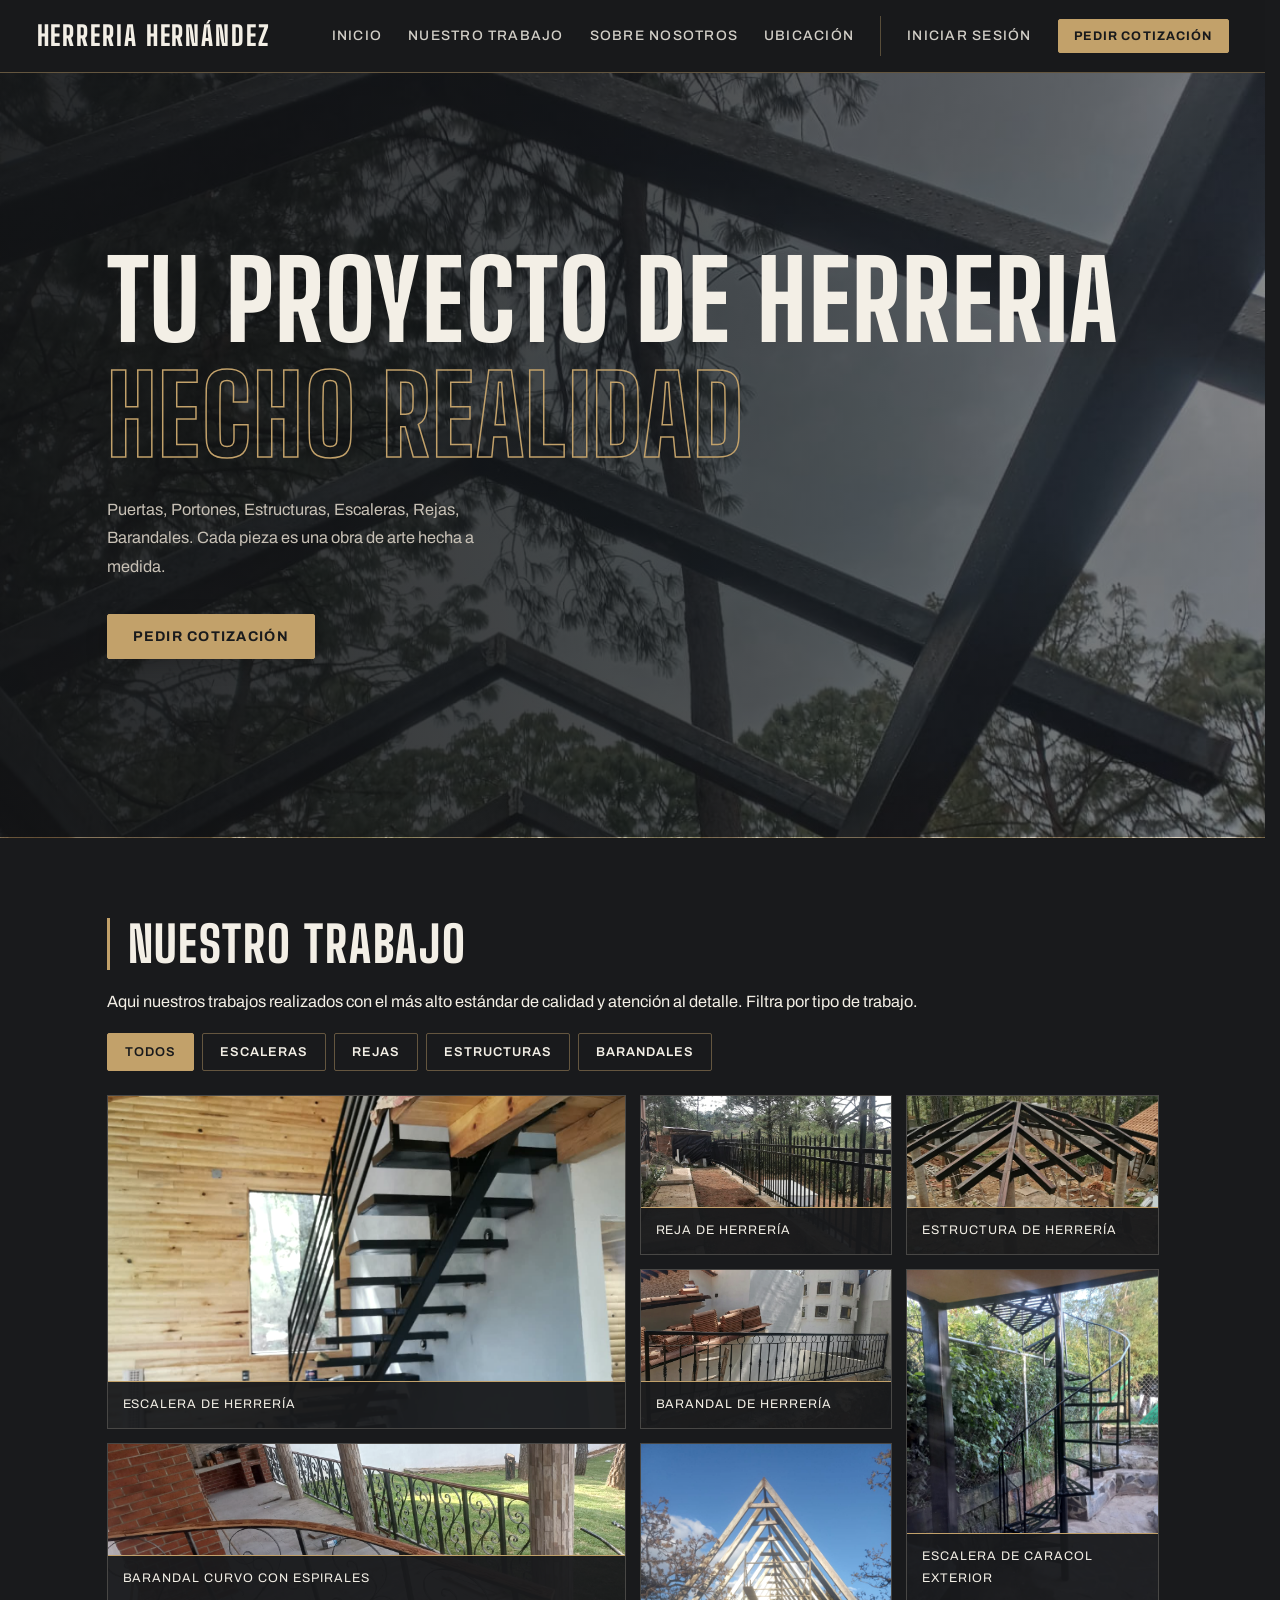
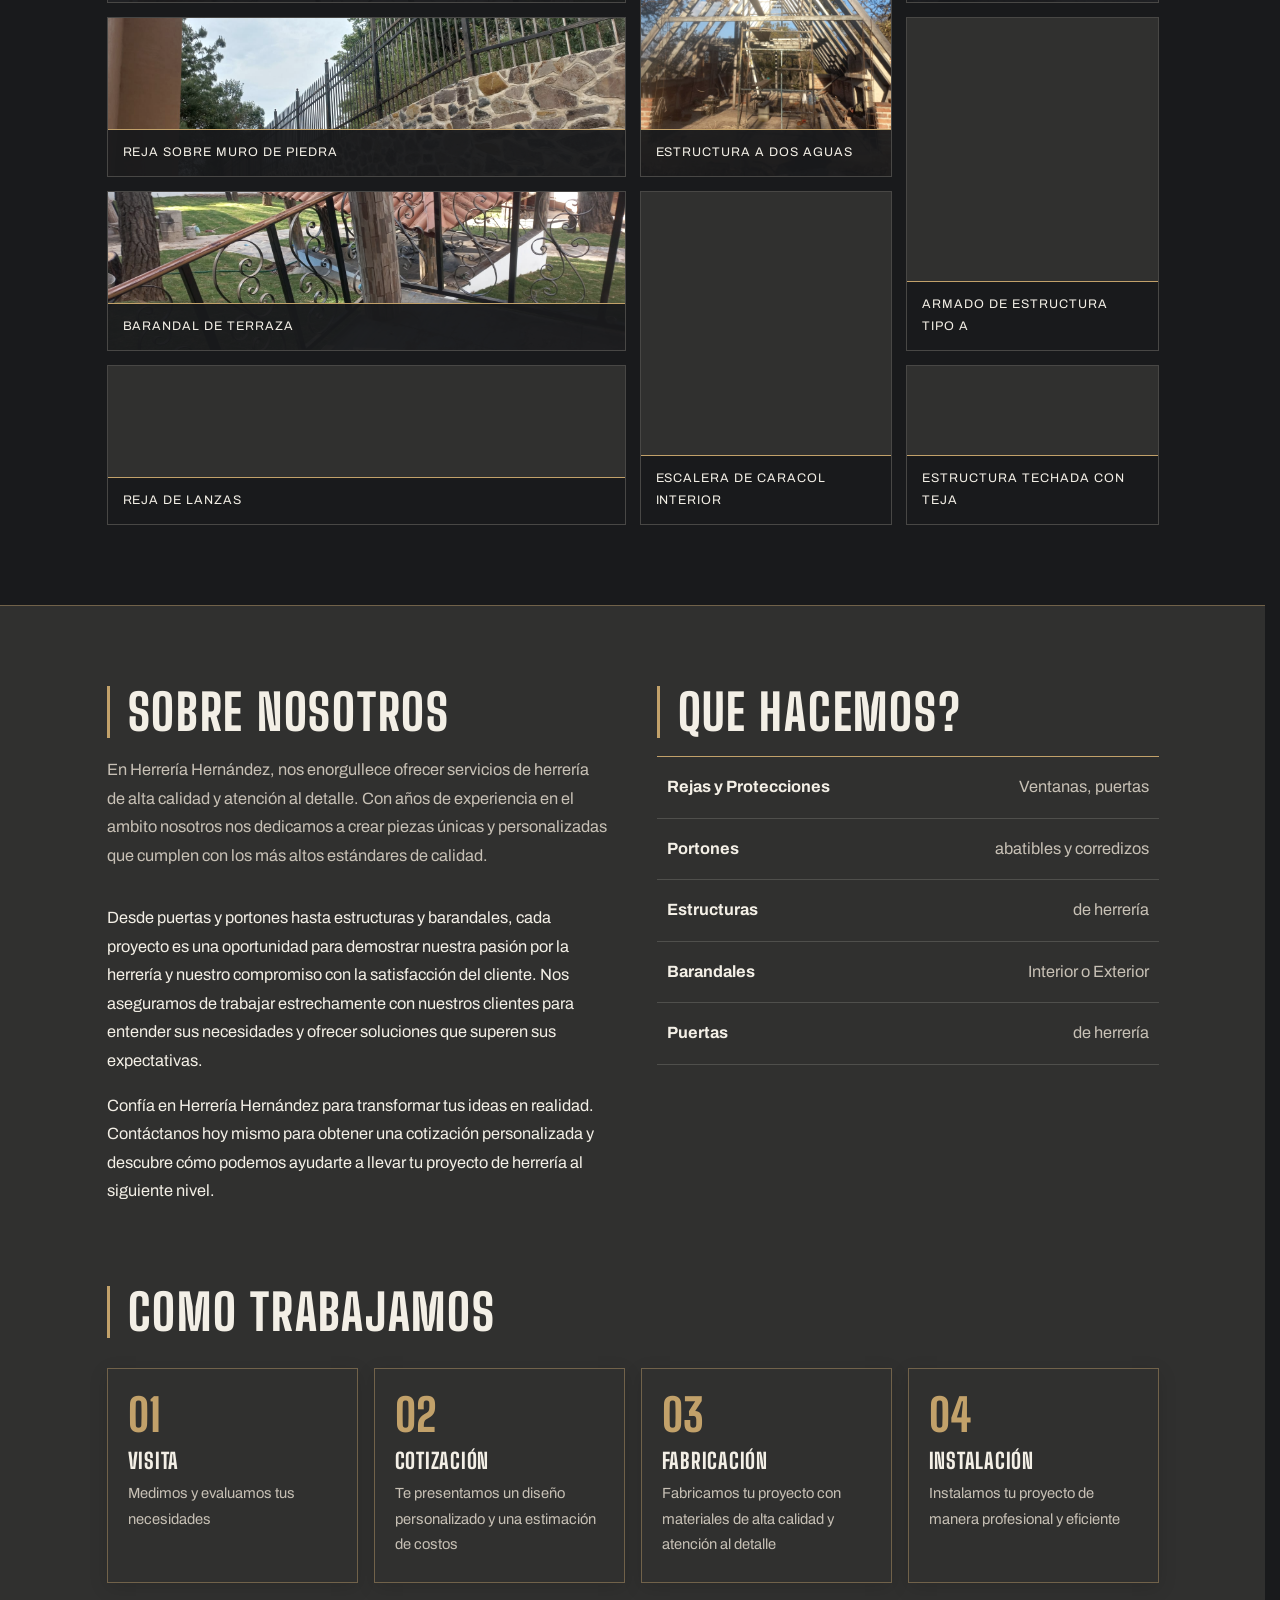
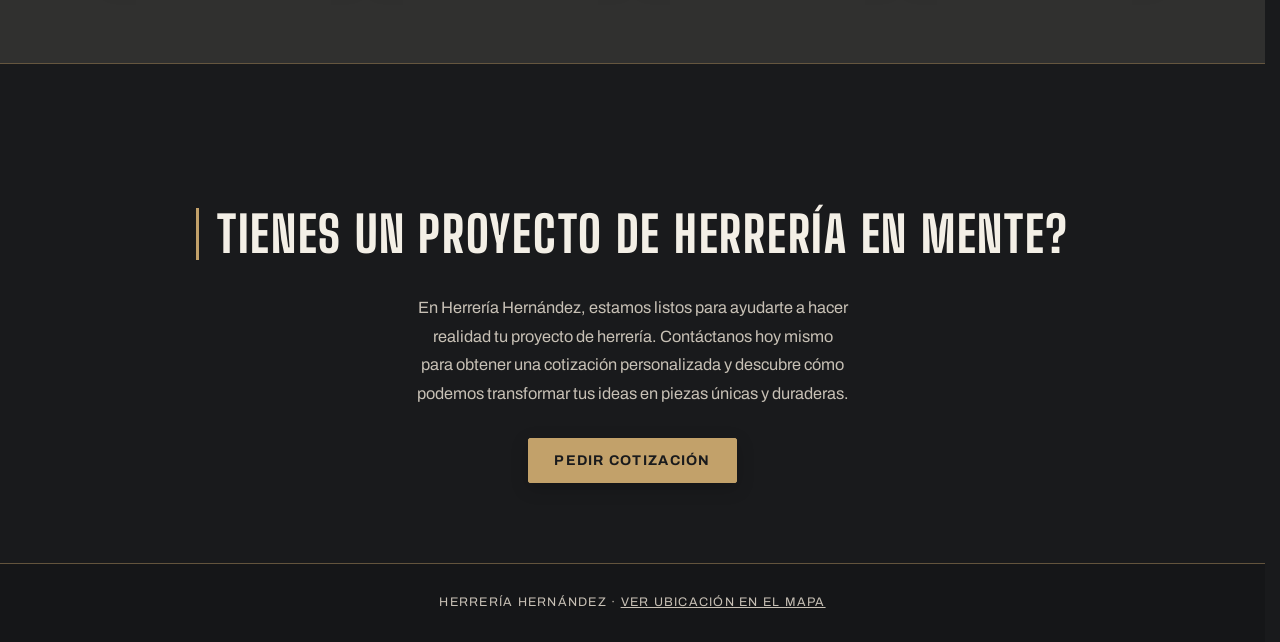
<file: index.html>
<!DOCTYPE html>
<html lang="es">
<head>
    <meta charset="UTF-8">
    <meta name="viewport" content="width=device-width, initial-scale=1, viewport-fit=cover">
    <link rel="preconnect" href="https://fonts.googleapis.com">
    <link rel="preconnect" href="https://fonts.gstatic.com" crossorigin>
    <link href="https://fonts.googleapis.com/css2?family=Big+Shoulders+Display:wght@700;900&family=Archivo:wght@400;500;600&display=swap" rel="stylesheet">
    <title>Herreria Hernández</title>
    <link rel="icon" href="img/herreria-icono.png?v=2" type="image/png">
    <link rel="stylesheet" href="principal/style.css">
</head>
<body>

    <nav aria-label="Principal">
        <div class="wrap">
            <a class="logo" href="#inicio">Herreria Hernández</a>
            <button class="menu-toggle" id="menuToggle" aria-expanded="false" aria-controls="menuLinks" aria-label="Abrir menú de navegación">
                <span></span><span></span><span></span>
        </button>
            <div class="links" id="menuLinks">
                <a href="#inicio">Inicio</a>
                <a href="#trabajo">Nuestro Trabajo</a>
                <a href="#nosotros">Sobre Nosotros</a>
                <a href="https://maps.app.goo.gl/me2ipRE5smqY51zy6?g_st=aw" target="_blank" rel="noopener">Ubicación</a>
                <a class="link-acceso" href="login/login.html">Iniciar sesión</a>
                <button class="btn small" data-abrir>Pedir Cotización</button>
            </div>
        </div>
    </nav>

    <div class="sesion" id="sesion" role="status" hidden>
        <span class="sesion-inicial" id="sesionInicial" aria-hidden="true"></span>
        <span class="sesion-texto" id="sesionTexto"></span>
        <a class="sesion-panel" id="sesionPanel" href="admin/panel.php" hidden>Panel</a>
        <button type="button" class="sesion-salir" id="sesionSalir">Cerrar sesión</button>
    </div>

    <header class="hero" id="inicio">
        <div class="wrap">
            <h1>Tu proyecto de Herreria<span>hecho realidad</span></h1>
            <p>Puertas, Portones, Estructuras, Escaleras, Rejas, Barandales. Cada pieza es una obra de arte hecha a medida.</p>
            <button class="btn" data-abrir>Pedir Cotización</button>
        </div>
    </header>

    <section id="trabajo">
        <div class="wrap">
            <h2>Nuestro Trabajo</h2>
            <p>Aqui nuestros trabajos realizados con el más alto estándar de calidad y atención al detalle. Filtra por tipo de trabajo.</p>
            <div class="filtros" role="group" aria-label="Filtros de trabajo">
                <button aria-pressed="true" data-f="todo">Todos</button>
                <button aria-pressed="false" data-f="escaleras">Escaleras</button>
                <button aria-pressed="false" data-f="rejas">Rejas</button>
                <button aria-pressed="false" data-f="estructuras">Estructuras</button>
                <button aria-pressed="false" data-f="barandales">Barandales</button>
            </div>
            <div class="galeria" id="galeria">
                <figure class="pieza grande" data-c="escaleras"><img src="img/img3.jpeg" alt="Escalera de herrería" loading="lazy" decoding="async"><figcaption>Escalera de herrería</figcaption></figure>
                <figure class="pieza" data-c="rejas"><img src="img/img2.jpeg" alt="Reja de herrería" loading="lazy" decoding="async"><figcaption>Reja de herrería</figcaption></figure>
                <figure class="pieza" data-c="estructuras"><img src="img/img1.jpeg" alt="Estructura de herrería" loading="lazy" decoding="async"><figcaption>Estructura de herrería</figcaption></figure>
                <figure class="pieza" data-c="barandales"><img src="img/img4.jpeg" alt="Barandal de herrería" loading="lazy" decoding="async"><figcaption>Barandal de herrería</figcaption></figure>
                <figure class="pieza ancha" data-c="barandales"><img src="img/Barandal2.jpeg" alt="Barandal curvo forjado con espirales en terraza" loading="lazy" decoding="async"><figcaption>Barandal curvo con espirales</figcaption></figure>
                <figure class="pieza alta" data-c="escaleras"><img src="img/Escalera3.jpeg" alt="Escalera de caracol exterior de herrería" loading="lazy" decoding="async"><figcaption>Escalera de caracol exterior</figcaption></figure>
                <figure class="pieza alta" data-c="estructuras"><img src="img/Estructura3.jpeg" alt="Estructura metálica de techo a dos aguas" loading="lazy" decoding="async"><figcaption>Estructura a dos aguas</figcaption></figure>
                <figure class="pieza ancha" data-c="rejas"><img src="img/Reja2.jpeg" alt="Reja perimetral sobre muro de piedra" loading="lazy" decoding="async"><figcaption>Reja sobre muro de piedra</figcaption></figure>
                <figure class="pieza ancha" data-c="barandales"><img src="img/Barandal3.jpeg" alt="Barandal forjado con espirales en terraza con vista al jardín" loading="lazy" decoding="async"><figcaption>Barandal de terraza</figcaption></figure>
                <figure class="pieza alta" data-c="estructuras"><img src="img/Estructura4.jpeg" alt="Armado de estructura metálica tipo A en obra" loading="lazy" decoding="async"><figcaption>Armado de estructura tipo A</figcaption></figure>
                <figure class="pieza alta" data-c="escaleras"><img src="img/Escalera2.jpeg" alt="Escalera de caracol interior de herrería" loading="lazy" decoding="async"><figcaption>Escalera de caracol interior</figcaption></figure>
                <figure class="pieza ancha" data-c="rejas"><img src="img/Reja3.jpeg" alt="Reja de lanzas sobre muro de piedra" loading="lazy" decoding="async"><figcaption>Reja de lanzas</figcaption></figure>
                <figure class="pieza" data-c="estructuras"><img src="img/Estructura2.jpeg" alt="Estructura techada con teja y cerco de herrería" loading="lazy" decoding="async"><figcaption>Estructura techada con teja</figcaption></figure>
            </div>
        </div>
    </section>

    <section class="nosotros" id="nosotros">
        <div class="wrap dos">
            <div>
                <h2>Sobre Nosotros</h2>
                <p class="lead">En Herrería Hernández, nos enorgullece ofrecer servicios de herrería de alta calidad y atención al detalle. Con años de experiencia en el ambito nosotros nos dedicamos a crear piezas únicas y personalizadas que cumplen con los más altos estándares de calidad.</p>
                <p>Desde puertas y portones hasta estructuras y barandales, cada proyecto es una oportunidad para demostrar nuestra pasión por la herrería y nuestro compromiso con la satisfacción del cliente. Nos aseguramos de trabajar estrechamente con nuestros clientes para entender sus necesidades y ofrecer soluciones que superen sus expectativas.</p>
                <p>Confía en Herrería Hernández para transformar tus ideas en realidad. Contáctanos hoy mismo para obtener una cotización personalizada y descubre cómo podemos ayudarte a llevar tu proyecto de herrería al siguiente nivel.</p>
            </div>
            <div>
                <h2>Que hacemos?</h2>
                <ul class="servicios">
                    <li><b>Rejas y Protecciones</b><span>Ventanas, puertas</span></li>
                    <li><b>Portones</b><span>abatibles y corredizos</span></li>
                    <li><b>Estructuras</b><span>de herrería</span></li>
                    <li><b>Barandales</b><span>Interior o Exterior</span></li>
                    <li><b>Puertas</b><span>de herrería</span></li>
                </ul>
            </div>
        </div>

        <div class="wrap">
            <h2 class="sep">Como Trabajamos</h2>
            <ol class="proceso">
                <li><h3>Visita</h3><p>Medimos y evaluamos tus necesidades</p></li>
                <li><h3>Cotización</h3><p>Te presentamos un diseño personalizado y una estimación de costos</p></li>
                <li><h3>Fabricación</h3><p>Fabricamos tu proyecto con materiales de alta calidad y atención al detalle</p></li>
                <li><h3>Instalación</h3><p>Instalamos tu proyecto de manera profesional y eficiente</p></li>
            </ol>
        </div>
    </section>

    <section class="cierre">
        <div class="wrap">
            <h2 class="sep">Tienes un proyecto de herrería en mente?</h2>
            <p>En Herrería Hernández, estamos listos para ayudarte a hacer realidad tu proyecto de herrería. Contáctanos hoy mismo para obtener una cotización personalizada y descubre cómo podemos transformar tus ideas en piezas únicas y duraderas.</p>
            <button class="btn" data-abrir>Pedir Cotización</button>
        </div>
    </section>

    <footer>Herrería Hernández · <a href="https://maps.app.goo.gl/me2ipRE5smqY51zy6?g_st=aw" target="_blank" rel="noopener">Ver ubicación en el mapa</a></footer>

    <div id="cotizacion" role="dialog" aria-modal="true" aria-labelledby="tCot">
        <div class="caja">
            <button class="cerrar" id="cerrarCotizacion" aria-label="Cerrar">&times;</button>
            <h2 id="tCot">¿Deseas una cotización?</h2>
            <p>Completa el formulario y nuestro equipo se pondrá en contacto contigo lo antes posible.</p>
            <form id="formularioCotizacion" novalidate>
                <label for="nombre">Nombre</label>
                <input type="text" id="nombre" name="nombre" autocomplete="name" placeholder="Ej. Juan Pérez">
                <small class="error" id="errorNombre"></small>

                <label for="email">Correo electrónico</label>
                <input type="email" id="email" name="email" autocomplete="email" placeholder="Ej. juanperez@correo.com">
                <small class="error" id="errorEmail"></small>

                <label for="telefono">Número de teléfono</label>
                <input type="tel" id="telefono" name="telefono" autocomplete="tel-national" inputmode="tel" maxlength="20" placeholder="Ej. 341 123 4567">
                <small class="error" id="errorTelefono"></small>

                <label for="mensaje">Mensaje</label>
                <textarea id="mensaje" name="mensaje" rows="4" placeholder="Ej. Necesito un barandal de 3 metros para escalera interior."></textarea>
                <small class="error" id="errorMensaje"></small>

                <button class="btn" type="submit">Enviar solicitud</button>
                <div class="ok" id="ok" role="status">Solicitud enviada. Te contactaremos pronto.</div>
            </form>
            <div class="exito" id="exito" role="status" aria-live="polite">
                <svg class="exito-icono" viewBox="0 0 52 52" aria-hidden="true">
                    <circle cx="26" cy="26" r="24" fill="none"/>
                    <path fill="none" d="M15 27l7 7 15-15"/>
                </svg>
                <h3>¡Cotización enviada!</h3>
                <p>Recibimos tu solicitud. Te contactaremos pronto.</p>
            </div>
        </div>
    </div>

    <dialog class="visor" id="visor" aria-label="Galería de imágenes">
        <div class="visor-fondo" aria-hidden="true"></div>
        <div class="visor-top visor-ui">
            <div class="visor-info">
                <span class="visor-categoria" id="visorCategoria"></span>
                <span class="visor-contador" id="visorContador"></span>
            </div>
            <button class="visor-btn visor-cerrar" id="visorCerrar" aria-label="Cerrar galería">
                <svg viewBox="0 0 24 24" aria-hidden="true"><path d="M6 6l12 12M18 6L6 18"/></svg>
            </button>
        </div>
        <div class="visor-escena" id="visorEscena">
            <img class="visor-img" id="visorImg" alt="" draggable="false">
            <button class="visor-btn visor-nav visor-ui prev" id="visorPrev" aria-label="Imagen anterior">
                <svg viewBox="0 0 24 24" aria-hidden="true"><path d="M15 5l-7 7 7 7"/></svg>
            </button>
            <button class="visor-btn visor-nav visor-ui next" id="visorNext" aria-label="Imagen siguiente">
                <svg viewBox="0 0 24 24" aria-hidden="true"><path d="M9 5l7 7-7 7"/></svg>
            </button>
        </div>
        <p class="visor-pie visor-ui" id="visorPie" aria-live="polite"></p>
        <div class="visor-miniaturas visor-ui" id="visorMiniaturas" role="group" aria-label="Miniaturas"></div>
    </dialog>

    <script src="principal/script.js"></script>
</body>
</html>
</file>
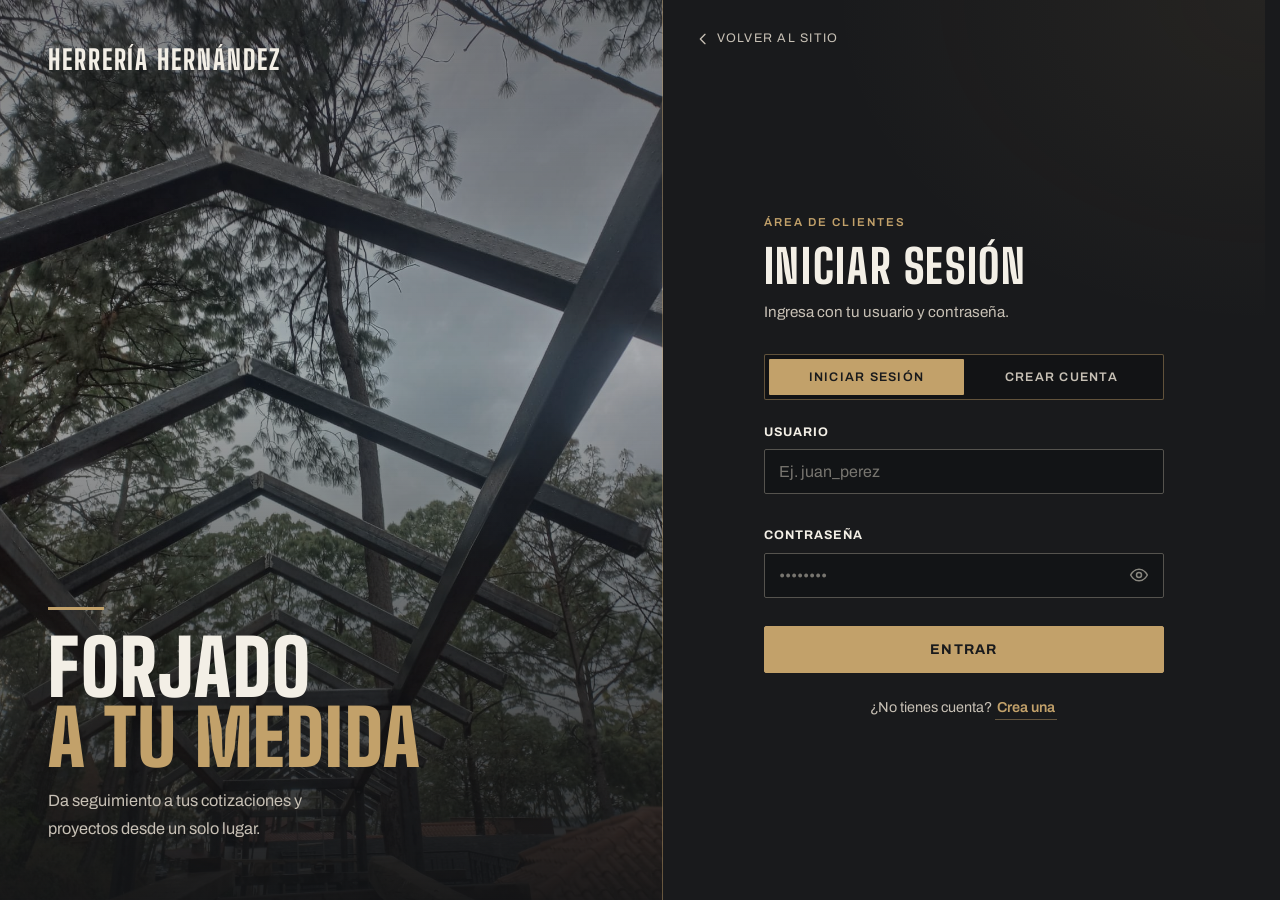
<file: login.html>
<!DOCTYPE html>
<html lang="es">
<head>
    <meta charset="UTF-8">
    <meta name="viewport" content="width=device-width, initial-scale=1, viewport-fit=cover">
    <link rel="preconnect" href="https://fonts.googleapis.com">
    <link rel="preconnect" href="https://fonts.gstatic.com" crossorigin>
    <link href="https://fonts.googleapis.com/css2?family=Big+Shoulders+Display:wght@700;900&family=Archivo:wght@400;500;600&display=swap" rel="stylesheet">
    <title>Iniciar sesión · Herrería Hernández</title>
    <link rel="icon" href="herreria-icono.png?v=2" type="image/png">
    <link rel="stylesheet" href="style.css">
    <link rel="stylesheet" href="login.css">
</head>
<body class="acceso">

    <aside class="acceso-escena" aria-hidden="true">
        <a class="logo" href="index.html" tabindex="-1">Herrería Hernández</a>
        <div class="acceso-lema">
            <span class="acceso-linea"></span>
            <p class="acceso-titulo">Forjado<span>a tu medida</span></p>
            <p class="acceso-texto">Da seguimiento a tus cotizaciones y proyectos desde un solo lugar.</p>
        </div>
    </aside>

    <main class="acceso-panel">
        <a class="volver" href="index.html">
            <svg viewBox="0 0 24 24" aria-hidden="true"><path d="M15 5l-7 7 7 7"/></svg>
            Volver al sitio
        </a>

        <div class="acceso-caja" id="accesoCaja">
            <p class="acceso-eyebrow">Área de clientes</p>
            <h1 id="accesoTitulo">Iniciar sesión</h1>
            <p class="acceso-sub" id="accesoSub">Ingresa con tu usuario y contraseña.</p>

            <div class="pestanas" role="tablist" aria-label="Tipo de acceso">
                <span class="pestanas-marca" aria-hidden="true"></span>
                <button type="button" role="tab" id="tabLogin" aria-selected="true" data-modo="login">Iniciar sesión</button>
                <button type="button" role="tab" id="tabRegistro" aria-selected="false" data-modo="registro">Crear cuenta</button>
            </div>

            <form id="formAcceso" novalidate>
                <input type="hidden" name="accion" id="accion" value="login">

                <div class="campo">
                    <label for="usuario">Usuario</label>
                    <input type="text" id="usuario" name="usuario" autocomplete="username"
                           autocapitalize="none" spellcheck="false" maxlength="30" placeholder="Ej. juan_perez">
                    <small class="error" id="errorUsuario"></small>
                </div>

                <div class="campo">
                    <label for="password">Contraseña</label>
                    <div class="clave">
                        <input type="password" id="password" name="password" autocomplete="current-password"
                               maxlength="72" placeholder="••••••••">
                        <button type="button" class="ver-clave" data-para="password" aria-label="Mostrar contraseña" aria-pressed="false">
                            <svg class="ojo" viewBox="0 0 24 24" aria-hidden="true"><path d="M2 12s3.6-7 10-7 10 7 10 7-3.6 7-10 7S2 12 2 12z"/><circle cx="12" cy="12" r="3"/></svg>
                            <svg class="ojo-tachado" viewBox="0 0 24 24" aria-hidden="true"><path d="M2 12s3.6-7 10-7c2 0 3.7.7 5.1 1.6M22 12s-3.6 7-10 7c-2 0-3.7-.7-5.1-1.6"/><path d="M4 20L20 4"/></svg>
                        </button>
                    </div>
                    <small class="pista" id="pistaPassword">Mínimo 8 caracteres.</small>
                    <small class="error" id="errorPassword"></small>
                </div>

                <div class="campo-extra" id="campoConfirmar">
                    <div class="campo">
                        <label for="confirmar">Confirmar contraseña</label>
                        <div class="clave">
                            <input type="password" id="confirmar" name="confirmar" autocomplete="new-password"
                                   maxlength="72" placeholder="••••••••" disabled>
                            <button type="button" class="ver-clave" data-para="confirmar" aria-label="Mostrar contraseña" aria-pressed="false" tabindex="-1">
                                <svg class="ojo" viewBox="0 0 24 24" aria-hidden="true"><path d="M2 12s3.6-7 10-7 10 7 10 7-3.6 7-10 7S2 12 2 12z"/><circle cx="12" cy="12" r="3"/></svg>
                                <svg class="ojo-tachado" viewBox="0 0 24 24" aria-hidden="true"><path d="M2 12s3.6-7 10-7c2 0 3.7.7 5.1 1.6M22 12s-3.6 7-10 7c-2 0-3.7-.7-5.1-1.6"/><path d="M4 20L20 4"/></svg>
                            </button>
                        </div>
                        <small class="error" id="errorConfirmar"></small>
                    </div>
                </div>

                <div class="aviso" id="aviso" role="alert"></div>

                <button class="btn enviar" type="submit" id="btnEnviar">
                    <span class="enviar-texto" id="btnTexto">Entrar</span>
                    <span class="giro" aria-hidden="true"></span>
                </button>
            </form>

            <p class="cambiar" id="cambiar">
                ¿No tienes cuenta? <button type="button" data-modo="registro">Crea una</button>
            </p>
        </div>
    </main>

    <script src="login.js"></script>
</body>
</html>
</file>
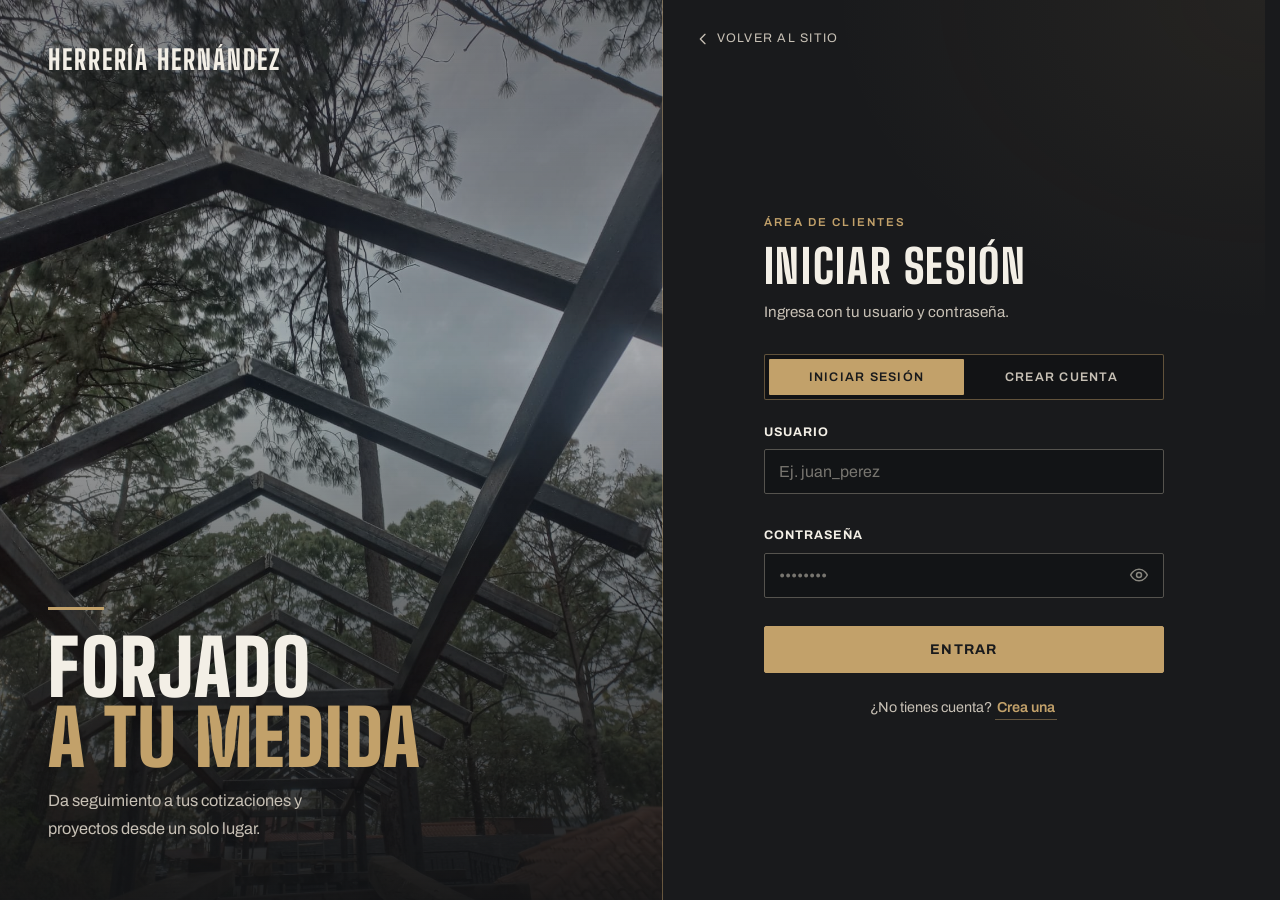
<file: login/login.html>
<!DOCTYPE html>
<html lang="es">
<head>
    <meta charset="UTF-8">
    <meta name="viewport" content="width=device-width, initial-scale=1, viewport-fit=cover">
    <link rel="preconnect" href="https://fonts.googleapis.com">
    <link rel="preconnect" href="https://fonts.gstatic.com" crossorigin>
    <link href="https://fonts.googleapis.com/css2?family=Big+Shoulders+Display:wght@700;900&family=Archivo:wght@400;500;600&display=swap" rel="stylesheet">
    <title>Iniciar sesión · Herrería Hernández</title>
    <link rel="icon" href="../img/herreria-icono.png?v=2" type="image/png">
    <link rel="stylesheet" href="../principal/style.css">
    <link rel="stylesheet" href="login.css">
</head>
<body class="acceso">

    <aside class="acceso-escena" aria-hidden="true">
        <a class="logo" href="../index.html" tabindex="-1">Herrería Hernández</a>
        <div class="acceso-lema">
            <span class="acceso-linea"></span>
            <p class="acceso-titulo">Forjado<span>a tu medida</span></p>
            <p class="acceso-texto">Da seguimiento a tus cotizaciones y proyectos desde un solo lugar.</p>
        </div>
    </aside>

    <main class="acceso-panel">
        <a class="volver" href="../index.html">
            <svg viewBox="0 0 24 24" aria-hidden="true"><path d="M15 5l-7 7 7 7"/></svg>
            Volver al sitio
        </a>

        <div class="acceso-caja" id="accesoCaja">
            <p class="acceso-eyebrow">Área de clientes</p>
            <h1 id="accesoTitulo">Iniciar sesión</h1>
            <p class="acceso-sub" id="accesoSub">Ingresa con tu usuario y contraseña.</p>

            <div class="pestanas" role="tablist" aria-label="Tipo de acceso">
                <span class="pestanas-marca" aria-hidden="true"></span>
                <button type="button" role="tab" id="tabLogin" aria-selected="true" data-modo="login">Iniciar sesión</button>
                <button type="button" role="tab" id="tabRegistro" aria-selected="false" data-modo="registro">Crear cuenta</button>
            </div>

            <form id="formAcceso" novalidate>
                <input type="hidden" name="accion" id="accion" value="login">

                <div class="campo">
                    <label for="usuario">Usuario</label>
                    <input type="text" id="usuario" name="usuario" autocomplete="username"
                           autocapitalize="none" spellcheck="false" maxlength="30" placeholder="Ej. juan_perez">
                    <small class="error" id="errorUsuario"></small>
                </div>

                <div class="campo">
                    <label for="password">Contraseña</label>
                    <div class="clave">
                        <input type="password" id="password" name="password" autocomplete="current-password"
                               maxlength="72" placeholder="••••••••">
                        <button type="button" class="ver-clave" data-para="password" aria-label="Mostrar contraseña" aria-pressed="false">
                            <svg class="ojo" viewBox="0 0 24 24" aria-hidden="true"><path d="M2 12s3.6-7 10-7 10 7 10 7-3.6 7-10 7S2 12 2 12z"/><circle cx="12" cy="12" r="3"/></svg>
                            <svg class="ojo-tachado" viewBox="0 0 24 24" aria-hidden="true"><path d="M2 12s3.6-7 10-7c2 0 3.7.7 5.1 1.6M22 12s-3.6 7-10 7c-2 0-3.7-.7-5.1-1.6"/><path d="M4 20L20 4"/></svg>
                        </button>
                    </div>
                    <small class="pista" id="pistaPassword">Mínimo 8 caracteres.</small>
                    <small class="error" id="errorPassword"></small>
                </div>

                <div class="campo-extra" id="campoConfirmar">
                    <div class="campo">
                        <label for="confirmar">Confirmar contraseña</label>
                        <div class="clave">
                            <input type="password" id="confirmar" name="confirmar" autocomplete="new-password"
                                   maxlength="72" placeholder="••••••••" disabled>
                            <button type="button" class="ver-clave" data-para="confirmar" aria-label="Mostrar contraseña" aria-pressed="false" tabindex="-1">
                                <svg class="ojo" viewBox="0 0 24 24" aria-hidden="true"><path d="M2 12s3.6-7 10-7 10 7 10 7-3.6 7-10 7S2 12 2 12z"/><circle cx="12" cy="12" r="3"/></svg>
                                <svg class="ojo-tachado" viewBox="0 0 24 24" aria-hidden="true"><path d="M2 12s3.6-7 10-7c2 0 3.7.7 5.1 1.6M22 12s-3.6 7-10 7c-2 0-3.7-.7-5.1-1.6"/><path d="M4 20L20 4"/></svg>
                            </button>
                        </div>
                        <small class="error" id="errorConfirmar"></small>
                    </div>
                </div>

                <div class="aviso" id="aviso" role="alert"></div>

                <button class="btn enviar" type="submit" id="btnEnviar">
                    <span class="enviar-texto" id="btnTexto">Entrar</span>
                    <span class="giro" aria-hidden="true"></span>
                </button>
            </form>

            <p class="cambiar" id="cambiar">
                ¿No tienes cuenta? <button type="button" data-modo="registro">Crea una</button>
            </p>
        </div>
    </main>

    <script src="login.js"></script>
</body>
</html>
</file>
<file: principal/style.css>
/* =========================================
   HERRERÍA RESIDENCIAL PREMIUM
   Antracita · Marfil · Oro envejecido
   ========================================= */

:root {
  --negro: #191A1C;
  --grafito: #30302F;
  --plata: #F3EFE6;
  --dorado: #C2A16A;
  --texto-suave: #C7C0B5;
  --borde: rgba(194, 161, 106, .45);
  --ease-out: cubic-bezier(0.23, 1, 0.32, 1);

  box-sizing: border-box;
  padding-top: env(safe-area-inset-top, 0px);
  padding-bottom: env(safe-area-inset-bottom, 0px);
}

* {
  box-sizing: border-box;
}

html {
  scroll-behavior: smooth;
  scroll-padding-top: 76px;
  /* Evita que la página "brinque" al ocultar la barra de scroll con el visor abierto */
  scrollbar-gutter: stable;
}

body {
  margin: 0;
  background: var(--negro);
  color: var(--plata);
  font: 400 1.02rem/1.75 'Archivo', Arial, sans-serif;
}

h1, h2, h3 {
  font-family: 'Big Shoulders Display',
    'Arial Narrow', Impact, sans-serif;
  font-weight: 800;
  line-height: 1.05;
  margin: 0;
  text-transform: uppercase;
  letter-spacing: .035em;
}

h2 {
  font-size: clamp(2rem, 5vw, 3.1rem);
  margin-bottom: 18px;
  padding-left: 18px;
  border-left: 3px solid var(--dorado);
}

a {
  color: inherit;
}

:focus-visible {
  outline: 3px solid var(--dorado);
  outline-offset: 4px;
}

.wrap {
  max-width: 1100px;
  margin: 0 auto;
  padding: 0 24px;
}

/* MENÚ */

nav {
  position: sticky;
  top: env(safe-area-inset-top, 0px);
  z-index: 20;
  background: rgba(25, 26, 28, .97);
  border-bottom: 1px solid var(--borde);
}

/* El menú usa un contenedor un poco más ancho que el contenido
   para que logo + 5 enlaces + botón quepan en una sola fila */
nav .wrap {
  max-width: 1240px;
  display: flex;
  align-items: center;
  justify-content: space-between;
  gap: 32px;
  min-height: 72px;
  flex-wrap: nowrap;
}

.logo {
  font-family: 'Big Shoulders Display', Impact, sans-serif;
  font-weight: 800;
  font-size: 1.7rem;
  text-transform: uppercase;
  letter-spacing: .07em;
  text-decoration: none;
  white-space: nowrap;
  flex-shrink: 0;
}

.links {
  display: flex;
  gap: 26px;
  align-items: center;
  flex-wrap: nowrap;
}

.links a:not(.btn) {
  position: relative;
  padding: 8px 0;
  text-decoration: none;
  font-size: .86rem;
  font-weight: 500;
  text-transform: uppercase;
  letter-spacing: .09em;
  white-space: nowrap;
  opacity: .85;
  transition: color .2s, opacity .2s;
}

/* Subrayado dorado que crece desde el centro al pasar el cursor */
.links a:not(.btn)::after {
  content: "";
  position: absolute;
  left: 0;
  right: 0;
  bottom: 2px;
  height: 1px;
  background: var(--dorado);
  transform: scaleX(0);
  transition: transform .25s var(--ease-out);
}

.links a:not(.btn):hover {
  color: var(--dorado);
  opacity: 1;
}

@media (hover: hover) and (pointer: fine) {
  .links a:not(.btn):hover::after { transform: scaleX(1); }
}

/* "Iniciar sesión" se separa de la navegación: es una acción de cuenta */
.links a.link-acceso {
  padding-left: 26px;
  border-left: 1px solid var(--borde);
}

.links a.link-acceso::after { left: 26px; }

.links .btn {
  white-space: nowrap;
  font-size: .82rem;
}
.menu-toggle {
  display: none;
  flex-direction: column;
  align-items: center;
  justify-content: center;
  gap: 6px;
  width: 48px;
  height: 48px;
  padding: 0;
  background: none;
  border: 1px solid var(--borde);
  border-radius: 2px;
  cursor: pointer;
}

.menu-toggle span {
  display: block;
  width: 24px;
  height: 2px;
  background: var(--plata);
  transition: transform .25s, opacity .25s;
}

/* Las 3 rayas se vuelven una X al abrir */
.menu-toggle[aria-expanded="true"] span:nth-child(1) { transform: translateY(8px) rotate(45deg); }
.menu-toggle[aria-expanded="true"] span:nth-child(2) { opacity: 0; }
.menu-toggle[aria-expanded="true"] span:nth-child(3) { transform: translateY(-8px) rotate(-45deg); }

/* BOTONES */

.btn {
  display: inline-block;
  border: 1px solid var(--dorado);
  border-radius: 2px;
  background: var(--dorado);
  color: #191A1C;
  font: 700 .88rem 'Archivo', Arial, sans-serif;
  text-transform: uppercase;
  letter-spacing: .09em;
  padding: 14px 25px;
  cursor: pointer;
  text-decoration: none;
  box-shadow: 0 5px 18px rgba(0, 0, 0, .18);
  transition: transform .2s, background .2s,
    color .2s, box-shadow .2s;
}

.btn:hover {
  transform: translateY(-2px);
  background: transparent;
  color: var(--dorado);
  box-shadow: 0 8px 22px rgba(0, 0, 0, .22);
}

.btn.small {
  padding: 9px 15px;
  font-size: .78rem;
  box-shadow: none;
}

/* PORTADA */

.hero {
  background-color: #121416;
  background-image:
    linear-gradient(90deg, rgba(18,20,22,.92) 0%, rgba(18,20,22,.75) 55%, rgba(18,20,22,.5) 100%),
    url("../img/imgFondoPP.jpg");
  background-size: cover;
  background-position: center 35%;
  background-repeat: no-repeat;
  min-height: 85vh;
  display: flex;
  align-items: center;
  padding: 78px 0 86px;
  border-bottom: 1px solid var(--borde);
}

.hero .wrap {
  display: block;
  width: 100%;
}

.hero h1 {
  font-size: clamp(3.2rem, 10vw, 6.8rem);
  letter-spacing: .015em;
}

.hero h1 span {
  display: block;
}

@supports (-webkit-text-stroke: 1px #000) {
  .hero h1 span {
    color: transparent;
    -webkit-text-stroke: 1.5px var(--dorado);
  }
}

.hero p {
  max-width: 46ch;
  margin: 24px 0 32px;
  color: var(--texto-suave);
}

.hero .btn {
  box-shadow: 0 6px 20px rgba(0, 0, 0, .25);
}

.hero .btn:hover {
  box-shadow: 0 8px 24px rgba(0, 0, 0, .3);
}

/* ESPACIOS PARA IMÁGENES */

.espacio {
  position: absolute;
  inset: 0;
  display: flex;
  align-items: center;
  justify-content: center;
  text-align: center;
  background: var(--grafito);
  border: 1px dashed var(--dorado);
  color: var(--plata);
  font-weight: 500;
  font-size: .95rem;
}

.hero .espacio {
  background: var(--negro);
}

.hero-img {
  position: relative;
  aspect-ratio: 4 / 3;
  border: 1px solid var(--dorado);
  box-shadow: 10px 10px 0 rgba(0, 0, 0, .25);
  overflow: hidden;
}

.hero-img img,
.pieza img {
  position: absolute;
  inset: 0;
  width: 100%;
  height: 100%;
  object-fit: cover;
  display: block;
}

section {
  padding: 80px 0;
}

.lead {
  max-width: 60ch;
  margin: 0 0 34px;
  color: var(--texto-suave);
}

/* GALERÍA */

.filtros {
  display: flex;
  flex-wrap: wrap;
  margin-bottom: 24px;
  gap: 8px;
}

.filtros button {
  font: 600 .8rem 'Archivo', Arial, sans-serif;
  text-transform: uppercase;
  letter-spacing: .08em;
  background: transparent;
  color: var(--plata);
  border: 1px solid var(--borde);
  border-radius: 2px;
  padding: 11px 17px;
  cursor: pointer;
  transition: background .2s, color .2s,
    border-color .2s;
}

.filtros button:hover {
  background: var(--grafito);
  border-color: var(--dorado);
}

.filtros button[aria-pressed="true"] {
  background: var(--dorado);
  color: var(--negro);
  border-color: var(--dorado);
}

.galeria {
  display: grid;
  grid-template-columns: repeat(4, 1fr);
  grid-auto-rows: 160px;
  grid-auto-flow: dense;
  gap: 14px;
}

.pieza {
  position: relative;
  margin: 0;
  background: var(--grafito);
  border: 1px solid rgba(243, 239, 230, .12);
  overflow: hidden;
  cursor: zoom-in;
  transition: border-color .25s;
}

.pieza.grande {
  grid-column: span 2;
  grid-row: span 2;
}

.pieza.ancha {
  grid-column: span 2;
}

.pieza.alta {
  grid-row: span 2;
}

.pieza.oculta {
  display: none;
}

.pieza img {
  filter: saturate(.82) contrast(1.05);
  transition: filter .35s, transform .5s;
}

/* Mientras la foto está "fuera" (en el visor) su hueco queda vacío */
.pieza.en-visor img {
  visibility: hidden;
}

/* Icono de lupa: indica que la foto se puede ampliar */
.pieza::after {
  content: "";
  position: absolute;
  top: 12px;
  right: 12px;
  width: 38px;
  height: 38px;
  border: 1px solid var(--dorado);
  background: rgba(25, 26, 28, .85) url("data:image/svg+xml,%3Csvg xmlns='http://www.w3.org/2000/svg' viewBox='0 0 24 24' fill='none' stroke='%23C2A16A' stroke-width='2' stroke-linecap='round'%3E%3Ccircle cx='10.5' cy='10.5' r='6'/%3E%3Cpath d='M15 15l5 5M10.5 8v5M8 10.5h5'/%3E%3C/svg%3E") center / 20px no-repeat;
  opacity: 0;
  transform: scale(.9);
  transition: opacity .2s var(--ease-out), transform .2s var(--ease-out);
  pointer-events: none;
}

.pieza:focus-visible::after {
  opacity: 1;
  transform: none;
}

/* Hover solo en dispositivos con puntero real (en táctil el hover se queda "pegado") */
@media (hover: hover) and (pointer: fine) {
  .pieza:hover {
    border-color: var(--dorado);
  }

  .pieza:hover img {
    filter: saturate(1);
    transform: scale(1.04);
  }

  .pieza:hover::after {
    opacity: 1;
    transform: none;
  }
}

.pieza figcaption {
  position: absolute;
  left: 0;
  right: 0;
  bottom: 0;
  padding: 12px 15px;
  background: rgba(25, 26, 28, .95);
  color: var(--plata);
  font-size: .78rem;
  text-transform: uppercase;
  letter-spacing: .08em;
  border-top: 1px solid var(--dorado);
}

/* SOBRE NOSOTROS */

.nosotros {
  background: var(--grafito);
  border-top: 1px solid var(--borde);
}

.dos {
  display: grid;
  grid-template-columns: 1fr 1fr;
  gap: 48px;
}

.servicios {
  list-style: none;
  margin: 0;
  padding: 0;
  border-top: 1px solid var(--dorado);
}

.servicios li {
  padding: 16px 10px;
  border-bottom: 1px solid rgba(243, 239, 230, .16);
  display: flex;
  justify-content: space-between;
  gap: 16px;
  transition: background .2s;
}

.servicios li:hover {
  background: rgba(25, 26, 28, .65);
}

.servicios span {
  text-align: right;
  color: var(--texto-suave);
}

.sep {
  margin-top: 64px;
}

/* PROCESO DE TRABAJO */

.proceso {
  display: grid;
  grid-template-columns: repeat(4, 1fr);
  gap: 16px;
  counter-reset: p;
  margin: 30px 0 0;
  padding: 0;
  list-style: none;
}

.proceso li {
  counter-increment: p;
  padding: 24px 20px;
  background: var(--grafito);
  border: 1px solid var(--borde);
  box-shadow: 0 5px 18px rgba(0, 0, 0, .12);
  transition: transform .2s, border-color .2s;
}

.proceso li:hover {
  transform: translateY(-3px);
  border-color: var(--dorado);
}

.proceso li::before {
  content: "0" counter(p);
  font-family: 'Big Shoulders Display', Impact, sans-serif;
  font-weight: 800;
  color: var(--dorado);
  font-size: 2.8rem;
  display: block;
  line-height: 1;
}

.proceso h3 {
  font-size: 1.35rem;
  margin: 12px 0 8px;
}

.proceso p {
  margin: 0;
  font-size: .92rem;
  color: var(--texto-suave);
}

/* CIERRE Y PIE DE PÁGINA */

.cierre {
  background: var(--negro);
  text-align: center;
  border-top: 1px solid var(--borde);
}

.cierre h2 {
  display: inline-block;
  text-align: left;
}

.cierre p {
  margin: 16px auto 30px;
  max-width: 48ch;
  color: var(--texto-suave);
}

footer {
  background: #151618;
  text-align: center;
  padding: 28px 20px;
  font-size: .78rem;
  text-transform: uppercase;
  letter-spacing: .1em;
  border-top: 1px solid var(--borde);
  color: var(--texto-suave);
}

/* MODAL DE COTIZACIÓN */

#cotizacion {
  display: none;
  position: fixed;
  inset: 0;
  background: rgba(0, 0, 0, .82);
  justify-content: center;
  align-items: center;
  z-index: 100;
  padding: 16px;
}

#cotizacion.activo {
  display: flex;
}

.caja {
  position: relative;
  background: var(--grafito);
  color: var(--plata);
  width: 100%;
  max-width: 480px;
  max-height: 92vh;
  overflow: auto;
  padding: 32px;
  border: 1px solid var(--dorado);
  box-shadow: 0 20px 60px rgba(0, 0, 0, .4);
}

.caja h2 {
  font-size: 2rem;
}

.cerrar {
  position: absolute;
  top: 8px;
  right: 12px;
  background: none;
  border: 0;
  font-size: 2rem;
  line-height: 1;
  color: var(--plata);
  cursor: pointer;
}

form {
  display: flex;
  flex-direction: column;
  gap: 6px;
}

label {
  font-weight: 700;
  font-size: .78rem;
  text-transform: uppercase;
  letter-spacing: .08em;
  margin-top: 8px;
}

input[type="text"],
input[type="email"],
input[type="tel"],
textarea {
  padding: 12px;
  border: 1px solid #77756F;
  border-radius: 2px;
  font: inherit;
  background: var(--negro);
  color: var(--plata);
}

input::placeholder,
textarea::placeholder {
  color: #8A8880;
  opacity: 1;
}

input:focus,
textarea:focus {
  outline: 2px solid var(--dorado);
  outline-offset: 2px;
}

.caja .btn {
  margin-top: 12px;
  box-shadow: none;
}

.error {
  font-size: .85rem;
  min-height: 1em;
  font-weight: 700;
}

.error:not(:empty)::before {
  content: "⚠ ";
}

.ok {
  display: none;
  background: var(--dorado);
  color: var(--negro);
  font-weight: 700;
  padding: 12px;
  margin-top: 10px;
}

/* MENÚ COMPACTO (tablets y móviles)
   Debajo de 1180px los 6 elementos ya no caben en una fila:
   se cambia a menú hamburguesa en lugar de partirse en dos renglones */

@media (max-width: 1180px) {
  nav .wrap { flex-wrap: wrap; gap: 16px; }

  .menu-toggle { display: flex; }

  .links {
    display: none;
    width: 100%;
    flex-direction: column;
    align-items: stretch;
    gap: 0;
    padding-bottom: 16px;
  }

  .links.abierto { display: flex; }

  .links a:not(.btn) {
    padding: 14px 4px;
    border-top: 1px solid var(--borde);
    font-size: .95rem;
  }

  .links a:not(.btn)::after { display: none; }

  .links a.link-acceso {
    padding-left: 4px;
    border-left: 0;
  }

  .links .btn { margin-top: 12px; text-align: center; font-size: .88rem; padding: 14px 15px; }
}

/* ADAPTACIÓN A MÓVILES */

@media (max-width: 760px) {
  .hero .wrap,
  .dos {
    grid-template-columns: 1fr;
  }

  .hero {
    padding: 54px 0 64px;
  }

  .hero-img {
    box-shadow: 7px 7px 0 rgba(0, 0, 0, .25);
  }

  .galeria {
    grid-template-columns: repeat(2, 1fr);
    grid-auto-rows: 130px;
  }

  .proceso {
    grid-template-columns: 1fr 1fr;
  }

  section {
    padding: 60px 0;
  }

  nav .wrap {
    min-height: 64px;
  }

  .caja {
    padding: 28px 22px;
  }
}

/* CONFIRMACIÓN DE COTIZACIÓN */

.exito {
  display: none;
  text-align: center;
  padding: 24px 0 8px;
}

.caja.enviado > :not(.exito):not(.cerrar) {
  display: none;
}

.caja.enviado {
  display: flex;
  flex-direction: column;
  justify-content: center;
}

.caja.enviado .exito {
  display: block;
  padding: 0;
  animation: exito-entrada .4s cubic-bezier(.2, .8, .2, 1) both;
}

.exito-icono {
  width: 88px;
  height: 88px;
  margin: 0 auto 16px;
  display: block;
  stroke: var(--dorado);
  stroke-width: 3;
  stroke-linecap: round;
  stroke-linejoin: round;
}

.exito-icono circle {
  transform: rotate(-90deg);
  transform-origin: center;
  transform-box: fill-box;
  stroke-dasharray: 151;
  stroke-dashoffset: 151;
}

.exito-icono path {
  stroke-dasharray: 36;
  stroke-dashoffset: 36;
}

.caja.enviado .exito-icono circle {
  animation: trazo .6s ease-out .15s forwards;
}

.caja.enviado .exito-icono path {
  animation: trazo .35s ease-out .7s forwards;
}

.exito h3 {
  color: var(--dorado);
  font-size: 1.5rem;
  margin-bottom: 8px;
}

@keyframes trazo {
  to { stroke-dashoffset: 0; }
}

@keyframes exito-entrada {
  from { opacity: 0; transform: scale(.92); }
  to { opacity: 1; transform: scale(1); }
}

/* VISOR DE GALERÍA (LIGHTBOX) */

html.visor-abierto {
  overflow: hidden;
}

.visor {
  position: fixed;
  inset: 0;
  width: 100%;
  height: 100%;
  max-width: none;
  max-height: none;
  margin: 0;
  padding: env(safe-area-inset-top, 0px) env(safe-area-inset-right, 0px)
    env(safe-area-inset-bottom, 0px) env(safe-area-inset-left, 0px);
  border: 0;
  background: transparent;
  color: var(--plata);
  overflow: hidden;
}

.visor[open] {
  display: grid;
  grid-template-columns: minmax(0, 1fr);
  grid-template-rows: auto minmax(0, 1fr) auto auto;
}

.visor::backdrop {
  background: transparent;
}

.visor-fondo {
  position: fixed;
  inset: 0;
  z-index: -1;
  background: rgba(14, 15, 16, .96);
  opacity: 0;
  transition: opacity .3s var(--ease-out);
}

/* Controles: aparecen un instante después de la foto */
.visor-ui {
  opacity: 0;
  transition: opacity .25s var(--ease-out);
}

.visor.activo .visor-fondo,
.visor.activo .visor-ui {
  opacity: 1;
}

.visor.activo .visor-ui {
  transition-delay: .12s;
}

.visor-top {
  display: flex;
  align-items: center;
  justify-content: space-between;
  gap: 16px;
  padding: 14px 20px;
}

.visor-info {
  display: flex;
  align-items: baseline;
  gap: 14px;
}

.visor-categoria {
  font-family: 'Big Shoulders Display', Impact, sans-serif;
  font-weight: 800;
  font-size: 1.3rem;
  text-transform: uppercase;
  letter-spacing: .06em;
  color: var(--dorado);
}

.visor-contador {
  font-size: .8rem;
  letter-spacing: .12em;
  color: var(--texto-suave);
  font-variant-numeric: tabular-nums;
}

.visor-escena {
  position: relative;
  display: grid;
  place-items: center;
  min-height: 0;
  padding: 8px 88px;
  touch-action: none;
}

.visor-img {
  display: block;
  max-width: none;
  border: 1px solid rgba(243, 239, 230, .12);
  box-shadow: 0 30px 80px rgba(0, 0, 0, .5);
  user-select: none;
  -webkit-user-drag: none;
}

.visor-btn {
  display: grid;
  place-items: center;
  width: 48px;
  height: 48px;
  padding: 0;
  background: rgba(25, 26, 28, .75);
  color: var(--plata);
  border: 1px solid var(--borde);
  border-radius: 2px;
  cursor: pointer;
  transition: background-color .2s ease, color .2s ease,
    border-color .2s ease, transform .14s var(--ease-out);
}

.visor-btn svg {
  width: 22px;
  height: 22px;
  fill: none;
  stroke: currentColor;
  stroke-width: 2;
  stroke-linecap: round;
  stroke-linejoin: round;
}

.visor-btn:active {
  transform: scale(.94);
}

.visor-nav {
  position: absolute;
  top: 50%;
  margin-top: -26px;
  width: 52px;
  height: 52px;
}

.visor-nav.prev { left: 20px; }
.visor-nav.next { right: 20px; }

.visor-pie {
  margin: 0;
  padding: 12px 20px 0;
  text-align: center;
  font-size: .82rem;
  text-transform: uppercase;
  letter-spacing: .1em;
}

.visor-miniaturas {
  position: relative;
  display: flex;
  gap: 8px;
  padding: 14px 20px 18px;
  overflow-x: auto;
  scrollbar-width: none;
}

.visor-miniaturas::-webkit-scrollbar {
  display: none;
}

/* Centra la tira cuando cabe; si no cabe, se desplaza sin cortar la primera */
.visor-miniaturas > :first-child { margin-left: auto; }
.visor-miniaturas > :last-child { margin-right: auto; }

.visor-miniaturas button {
  flex: none;
  width: 64px;
  height: 64px;
  padding: 0;
  border: 1px solid transparent;
  background: var(--grafito);
  opacity: .45;
  cursor: pointer;
  overflow: hidden;
  transition: opacity .2s ease, border-color .2s ease;
}

.visor-miniaturas button[aria-current="true"] {
  opacity: 1;
  border-color: var(--dorado);
}

.visor-miniaturas img {
  display: block;
  width: 100%;
  height: 100%;
  object-fit: cover;
}

@media (hover: hover) and (pointer: fine) {
  .visor-btn:hover {
    background: var(--dorado);
    border-color: var(--dorado);
    color: var(--negro);
  }

  .visor-miniaturas button:hover {
    opacity: .85;
  }
}

@media (max-width: 760px) {
  .visor-escena {
    padding: 4px 0;
  }

  .visor-img {
    border-left: 0;
    border-right: 0;
  }

  .visor-nav {
    width: 44px;
    height: 44px;
    margin-top: -22px;
    background: rgba(25, 26, 28, .55);
  }

  .visor-nav.prev { left: 8px; }
  .visor-nav.next { right: 8px; }

  .visor-top {
    padding: 10px 12px 10px 16px;
  }

  .visor-miniaturas {
    padding: 12px 16px 16px;
  }

  .visor-miniaturas button {
    width: 52px;
    height: 52px;
  }
}

/* USUARIO CON SESIÓN INICIADA */

.sesion {
  position: fixed;
  right: calc(16px + env(safe-area-inset-right, 0px));
  bottom: calc(16px + env(safe-area-inset-bottom, 0px));
  z-index: 15;
  display: flex;
  align-items: center;
  gap: 10px;
  max-width: calc(100vw - 32px);
  padding: 8px;
  background: rgba(25, 26, 28, .97);
  border: 1px solid var(--dorado);
  border-radius: 999px;
  box-shadow: 0 8px 24px rgba(0, 0, 0, .35);
  font-size: .88rem;
  font-weight: 600;
}

.sesion[hidden],
.links a.link-acceso[hidden] {
  display: none;
}

.sesion-inicial {
  display: grid;
  flex: none;
  place-items: center;
  width: 32px;
  height: 32px;
  border-radius: 50%;
  background: var(--dorado);
  color: var(--negro);
}

.sesion-texto {
  overflow: hidden;
  text-overflow: ellipsis;
  white-space: nowrap;
}

.sesion-salir {
  flex: none;
  padding: 7px 14px;
  background: transparent;
  color: var(--dorado);
  border: 1px solid var(--borde);
  border-radius: 999px;
  font: 600 .78rem 'Archivo', Arial, sans-serif;
  cursor: pointer;
  transition: background-color .2s, color .2s;
}

.sesion-salir:hover {
  background: var(--dorado);
  color: var(--negro);
}

.sesion-salir:disabled {
  opacity: .5;
  cursor: wait;
}

.sesion-panel {
  flex: none;
  color: var(--dorado);
  font-size: .78rem;
}

.sesion-panel[hidden] {
  display: none;
}

/* ACCESIBILIDAD: MOVIMIENTO REDUCIDO */

@media (prefers-reduced-motion: reduce) {
  .caja.enviado .exito,
  .caja.enviado .exito-icono circle,
  .caja.enviado .exito-icono path {
    animation: none;
    stroke-dashoffset: 0;
  }

  html {
    scroll-behavior: auto;
  }

  .btn,
  .pieza img,
  .pieza,
  .pieza::after,
  .visor-btn,
  .proceso li,
  .links a,
  .filtros button {
    transition: none;
  }
}
</file>
<file: style.css>
/* =========================================
   HERRERÍA RESIDENCIAL PREMIUM
   Antracita · Marfil · Oro envejecido
   ========================================= */

:root {
  --negro: #191A1C;
  --grafito: #30302F;
  --plata: #F3EFE6;
  --dorado: #C2A16A;
  --texto-suave: #C7C0B5;
  --borde: rgba(194, 161, 106, .45);
  --ease-out: cubic-bezier(0.23, 1, 0.32, 1);

  box-sizing: border-box;
  padding-top: env(safe-area-inset-top, 0px);
  padding-bottom: env(safe-area-inset-bottom, 0px);
}

* {
  box-sizing: border-box;
}

html {
  scroll-behavior: smooth;
  scroll-padding-top: 76px;
  /* Evita que la página "brinque" al ocultar la barra de scroll con el visor abierto */
  scrollbar-gutter: stable;
}

body {
  margin: 0;
  background: var(--negro);
  color: var(--plata);
  font: 400 1.02rem/1.75 'Archivo', Arial, sans-serif;
}

h1, h2, h3 {
  font-family: 'Big Shoulders Display',
    'Arial Narrow', Impact, sans-serif;
  font-weight: 800;
  line-height: 1.05;
  margin: 0;
  text-transform: uppercase;
  letter-spacing: .035em;
}

h2 {
  font-size: clamp(2rem, 5vw, 3.1rem);
  margin-bottom: 18px;
  padding-left: 18px;
  border-left: 3px solid var(--dorado);
}

a {
  color: inherit;
}

:focus-visible {
  outline: 3px solid var(--dorado);
  outline-offset: 4px;
}

.wrap {
  max-width: 1100px;
  margin: 0 auto;
  padding: 0 24px;
}

/* MENÚ */

nav {
  position: sticky;
  top: env(safe-area-inset-top, 0px);
  z-index: 20;
  background: rgba(25, 26, 28, .97);
  border-bottom: 1px solid var(--borde);
}

/* El menú usa un contenedor un poco más ancho que el contenido
   para que logo + 5 enlaces + botón quepan en una sola fila */
nav .wrap {
  max-width: 1240px;
  display: flex;
  align-items: center;
  justify-content: space-between;
  gap: 32px;
  min-height: 72px;
  flex-wrap: nowrap;
}

.logo {
  font-family: 'Big Shoulders Display', Impact, sans-serif;
  font-weight: 800;
  font-size: 1.7rem;
  text-transform: uppercase;
  letter-spacing: .07em;
  text-decoration: none;
  white-space: nowrap;
  flex-shrink: 0;
}

.links {
  display: flex;
  gap: 26px;
  align-items: center;
  flex-wrap: nowrap;
}

.links a:not(.btn) {
  position: relative;
  padding: 8px 0;
  text-decoration: none;
  font-size: .86rem;
  font-weight: 500;
  text-transform: uppercase;
  letter-spacing: .09em;
  white-space: nowrap;
  opacity: .85;
  transition: color .2s, opacity .2s;
}

/* Subrayado dorado que crece desde el centro al pasar el cursor */
.links a:not(.btn)::after {
  content: "";
  position: absolute;
  left: 0;
  right: 0;
  bottom: 2px;
  height: 1px;
  background: var(--dorado);
  transform: scaleX(0);
  transition: transform .25s var(--ease-out);
}

.links a:not(.btn):hover {
  color: var(--dorado);
  opacity: 1;
}

@media (hover: hover) and (pointer: fine) {
  .links a:not(.btn):hover::after { transform: scaleX(1); }
}

/* "Iniciar sesión" se separa de la navegación: es una acción de cuenta */
.links a.link-acceso {
  padding-left: 26px;
  border-left: 1px solid var(--borde);
}

.links a.link-acceso::after { left: 26px; }

.links .btn {
  white-space: nowrap;
  font-size: .82rem;
}
.menu-toggle {
  display: none;
  flex-direction: column;
  align-items: center;
  justify-content: center;
  gap: 6px;
  width: 48px;
  height: 48px;
  padding: 0;
  background: none;
  border: 1px solid var(--borde);
  border-radius: 2px;
  cursor: pointer;
}

.menu-toggle span {
  display: block;
  width: 24px;
  height: 2px;
  background: var(--plata);
  transition: transform .25s, opacity .25s;
}

/* Las 3 rayas se vuelven una X al abrir */
.menu-toggle[aria-expanded="true"] span:nth-child(1) { transform: translateY(8px) rotate(45deg); }
.menu-toggle[aria-expanded="true"] span:nth-child(2) { opacity: 0; }
.menu-toggle[aria-expanded="true"] span:nth-child(3) { transform: translateY(-8px) rotate(-45deg); }

/* BOTONES */

.btn {
  display: inline-block;
  border: 1px solid var(--dorado);
  border-radius: 2px;
  background: var(--dorado);
  color: #191A1C;
  font: 700 .88rem 'Archivo', Arial, sans-serif;
  text-transform: uppercase;
  letter-spacing: .09em;
  padding: 14px 25px;
  cursor: pointer;
  text-decoration: none;
  box-shadow: 0 5px 18px rgba(0, 0, 0, .18);
  transition: transform .2s, background .2s,
    color .2s, box-shadow .2s;
}

.btn:hover {
  transform: translateY(-2px);
  background: transparent;
  color: var(--dorado);
  box-shadow: 0 8px 22px rgba(0, 0, 0, .22);
}

.btn.small {
  padding: 9px 15px;
  font-size: .78rem;
  box-shadow: none;
}

/* PORTADA */

.hero {
  background-color: #121416;
  background-image:
    linear-gradient(90deg, rgba(18,20,22,.92) 0%, rgba(18,20,22,.75) 55%, rgba(18,20,22,.5) 100%),
    url("img/imgFondoPP.jpg");
  background-size: cover;
  background-position: center 35%;
  background-repeat: no-repeat;
  min-height: 85vh;
  display: flex;
  align-items: center;
  padding: 78px 0 86px;
  border-bottom: 1px solid var(--borde);
}

.hero .wrap {
  display: block;
  width: 100%;
}

.hero h1 {
  font-size: clamp(3.2rem, 10vw, 6.8rem);
  letter-spacing: .015em;
}

.hero h1 span {
  display: block;
}

@supports (-webkit-text-stroke: 1px #000) {
  .hero h1 span {
    color: transparent;
    -webkit-text-stroke: 1.5px var(--dorado);
  }
}

.hero p {
  max-width: 46ch;
  margin: 24px 0 32px;
  color: var(--texto-suave);
}

.hero .btn {
  box-shadow: 0 6px 20px rgba(0, 0, 0, .25);
}

.hero .btn:hover {
  box-shadow: 0 8px 24px rgba(0, 0, 0, .3);
}

/* ESPACIOS PARA IMÁGENES */

.espacio {
  position: absolute;
  inset: 0;
  display: flex;
  align-items: center;
  justify-content: center;
  text-align: center;
  background: var(--grafito);
  border: 1px dashed var(--dorado);
  color: var(--plata);
  font-weight: 500;
  font-size: .95rem;
}

.hero .espacio {
  background: var(--negro);
}

.hero-img {
  position: relative;
  aspect-ratio: 4 / 3;
  border: 1px solid var(--dorado);
  box-shadow: 10px 10px 0 rgba(0, 0, 0, .25);
  overflow: hidden;
}

.hero-img img,
.pieza img {
  position: absolute;
  inset: 0;
  width: 100%;
  height: 100%;
  object-fit: cover;
  display: block;
}

section {
  padding: 80px 0;
}

.lead {
  max-width: 60ch;
  margin: 0 0 34px;
  color: var(--texto-suave);
}

/* GALERÍA */

.filtros {
  display: flex;
  flex-wrap: wrap;
  margin-bottom: 24px;
  gap: 8px;
}

.filtros button {
  font: 600 .8rem 'Archivo', Arial, sans-serif;
  text-transform: uppercase;
  letter-spacing: .08em;
  background: transparent;
  color: var(--plata);
  border: 1px solid var(--borde);
  border-radius: 2px;
  padding: 11px 17px;
  cursor: pointer;
  transition: background .2s, color .2s,
    border-color .2s;
}

.filtros button:hover {
  background: var(--grafito);
  border-color: var(--dorado);
}

.filtros button[aria-pressed="true"] {
  background: var(--dorado);
  color: var(--negro);
  border-color: var(--dorado);
}

.galeria {
  display: grid;
  grid-template-columns: repeat(4, 1fr);
  grid-auto-rows: 160px;
  grid-auto-flow: dense;
  gap: 14px;
}

.pieza {
  position: relative;
  margin: 0;
  background: var(--grafito);
  border: 1px solid rgba(243, 239, 230, .12);
  overflow: hidden;
  cursor: zoom-in;
  transition: border-color .25s;
}

.pieza.grande {
  grid-column: span 2;
  grid-row: span 2;
}

.pieza.ancha {
  grid-column: span 2;
}

.pieza.alta {
  grid-row: span 2;
}

.pieza.oculta {
  display: none;
}

.pieza img {
  filter: saturate(.82) contrast(1.05);
  transition: filter .35s, transform .5s;
}

/* Mientras la foto está "fuera" (en el visor) su hueco queda vacío */
.pieza.en-visor img {
  visibility: hidden;
}

/* Icono de lupa: indica que la foto se puede ampliar */
.pieza::after {
  content: "";
  position: absolute;
  top: 12px;
  right: 12px;
  width: 38px;
  height: 38px;
  border: 1px solid var(--dorado);
  background: rgba(25, 26, 28, .85) url("data:image/svg+xml,%3Csvg xmlns='http://www.w3.org/2000/svg' viewBox='0 0 24 24' fill='none' stroke='%23C2A16A' stroke-width='2' stroke-linecap='round'%3E%3Ccircle cx='10.5' cy='10.5' r='6'/%3E%3Cpath d='M15 15l5 5M10.5 8v5M8 10.5h5'/%3E%3C/svg%3E") center / 20px no-repeat;
  opacity: 0;
  transform: scale(.9);
  transition: opacity .2s var(--ease-out), transform .2s var(--ease-out);
  pointer-events: none;
}

.pieza:focus-visible::after {
  opacity: 1;
  transform: none;
}

/* Hover solo en dispositivos con puntero real (en táctil el hover se queda "pegado") */
@media (hover: hover) and (pointer: fine) {
  .pieza:hover {
    border-color: var(--dorado);
  }

  .pieza:hover img {
    filter: saturate(1);
    transform: scale(1.04);
  }

  .pieza:hover::after {
    opacity: 1;
    transform: none;
  }
}

.pieza figcaption {
  position: absolute;
  left: 0;
  right: 0;
  bottom: 0;
  padding: 12px 15px;
  background: rgba(25, 26, 28, .95);
  color: var(--plata);
  font-size: .78rem;
  text-transform: uppercase;
  letter-spacing: .08em;
  border-top: 1px solid var(--dorado);
}

/* SOBRE NOSOTROS */

.nosotros {
  background: var(--grafito);
  border-top: 1px solid var(--borde);
}

.dos {
  display: grid;
  grid-template-columns: 1fr 1fr;
  gap: 48px;
}

.servicios {
  list-style: none;
  margin: 0;
  padding: 0;
  border-top: 1px solid var(--dorado);
}

.servicios li {
  padding: 16px 10px;
  border-bottom: 1px solid rgba(243, 239, 230, .16);
  display: flex;
  justify-content: space-between;
  gap: 16px;
  transition: background .2s;
}

.servicios li:hover {
  background: rgba(25, 26, 28, .65);
}

.servicios span {
  text-align: right;
  color: var(--texto-suave);
}

.sep {
  margin-top: 64px;
}

/* PROCESO DE TRABAJO */

.proceso {
  display: grid;
  grid-template-columns: repeat(4, 1fr);
  gap: 16px;
  counter-reset: p;
  margin: 30px 0 0;
  padding: 0;
  list-style: none;
}

.proceso li {
  counter-increment: p;
  padding: 24px 20px;
  background: var(--grafito);
  border: 1px solid var(--borde);
  box-shadow: 0 5px 18px rgba(0, 0, 0, .12);
  transition: transform .2s, border-color .2s;
}

.proceso li:hover {
  transform: translateY(-3px);
  border-color: var(--dorado);
}

.proceso li::before {
  content: "0" counter(p);
  font-family: 'Big Shoulders Display', Impact, sans-serif;
  font-weight: 800;
  color: var(--dorado);
  font-size: 2.8rem;
  display: block;
  line-height: 1;
}

.proceso h3 {
  font-size: 1.35rem;
  margin: 12px 0 8px;
}

.proceso p {
  margin: 0;
  font-size: .92rem;
  color: var(--texto-suave);
}

/* CIERRE Y PIE DE PÁGINA */

.cierre {
  background: var(--negro);
  text-align: center;
  border-top: 1px solid var(--borde);
}

.cierre h2 {
  display: inline-block;
  text-align: left;
}

.cierre p {
  margin: 16px auto 30px;
  max-width: 48ch;
  color: var(--texto-suave);
}

footer {
  background: #151618;
  text-align: center;
  padding: 28px 20px;
  font-size: .78rem;
  text-transform: uppercase;
  letter-spacing: .1em;
  border-top: 1px solid var(--borde);
  color: var(--texto-suave);
}

/* MODAL DE COTIZACIÓN */

#cotizacion {
  display: none;
  position: fixed;
  inset: 0;
  background: rgba(0, 0, 0, .82);
  justify-content: center;
  align-items: center;
  z-index: 100;
  padding: 16px;
}

#cotizacion.activo {
  display: flex;
}

.caja {
  position: relative;
  background: var(--grafito);
  color: var(--plata);
  width: 100%;
  max-width: 480px;
  max-height: 92vh;
  overflow: auto;
  padding: 32px;
  border: 1px solid var(--dorado);
  box-shadow: 0 20px 60px rgba(0, 0, 0, .4);
}

.caja h2 {
  font-size: 2rem;
}

.cerrar {
  position: absolute;
  top: 8px;
  right: 12px;
  background: none;
  border: 0;
  font-size: 2rem;
  line-height: 1;
  color: var(--plata);
  cursor: pointer;
}

form {
  display: flex;
  flex-direction: column;
  gap: 6px;
}

label {
  font-weight: 700;
  font-size: .78rem;
  text-transform: uppercase;
  letter-spacing: .08em;
  margin-top: 8px;
}

input[type="text"],
input[type="email"],
textarea {
  padding: 12px;
  border: 1px solid #77756F;
  border-radius: 2px;
  font: inherit;
  background: var(--negro);
  color: var(--plata);
}

input::placeholder,
textarea::placeholder {
  color: #8A8880;
  opacity: 1;
}

input:focus,
textarea:focus {
  outline: 2px solid var(--dorado);
  outline-offset: 2px;
}

.caja .btn {
  margin-top: 12px;
  box-shadow: none;
}

.error {
  font-size: .85rem;
  min-height: 1em;
  font-weight: 700;
}

.error:not(:empty)::before {
  content: "⚠ ";
}

.ok {
  display: none;
  background: var(--dorado);
  color: var(--negro);
  font-weight: 700;
  padding: 12px;
  margin-top: 10px;
}

/* MENÚ COMPACTO (tablets y móviles)
   Debajo de 1180px los 6 elementos ya no caben en una fila:
   se cambia a menú hamburguesa en lugar de partirse en dos renglones */

@media (max-width: 1180px) {
  nav .wrap { flex-wrap: wrap; gap: 16px; }

  .menu-toggle { display: flex; }

  .links {
    display: none;
    width: 100%;
    flex-direction: column;
    align-items: stretch;
    gap: 0;
    padding-bottom: 16px;
  }

  .links.abierto { display: flex; }

  .links a:not(.btn) {
    padding: 14px 4px;
    border-top: 1px solid var(--borde);
    font-size: .95rem;
  }

  .links a:not(.btn)::after { display: none; }

  .links a.link-acceso {
    padding-left: 4px;
    border-left: 0;
  }

  .links .btn { margin-top: 12px; text-align: center; font-size: .88rem; padding: 14px 15px; }
}

/* ADAPTACIÓN A MÓVILES */

@media (max-width: 760px) {
  .hero .wrap,
  .dos {
    grid-template-columns: 1fr;
  }

  .hero {
    padding: 54px 0 64px;
  }

  .hero-img {
    box-shadow: 7px 7px 0 rgba(0, 0, 0, .25);
  }

  .galeria {
    grid-template-columns: repeat(2, 1fr);
    grid-auto-rows: 130px;
  }

  .proceso {
    grid-template-columns: 1fr 1fr;
  }

  section {
    padding: 60px 0;
  }

  nav .wrap {
    min-height: 64px;
  }

  .caja {
    padding: 28px 22px;
  }
}

/* CONFIRMACIÓN DE COTIZACIÓN */

.exito {
  display: none;
  text-align: center;
  padding: 24px 0 8px;
}

.caja.enviado > :not(.exito):not(.cerrar) {
  display: none;
}

.caja.enviado {
  display: flex;
  flex-direction: column;
  justify-content: center;
}

.caja.enviado .exito {
  display: block;
  padding: 0;
  animation: exito-entrada .4s cubic-bezier(.2, .8, .2, 1) both;
}

.exito-icono {
  width: 88px;
  height: 88px;
  margin: 0 auto 16px;
  display: block;
  stroke: var(--dorado);
  stroke-width: 3;
  stroke-linecap: round;
  stroke-linejoin: round;
}

.exito-icono circle {
  transform: rotate(-90deg);
  transform-origin: center;
  transform-box: fill-box;
  stroke-dasharray: 151;
  stroke-dashoffset: 151;
}

.exito-icono path {
  stroke-dasharray: 36;
  stroke-dashoffset: 36;
}

.caja.enviado .exito-icono circle {
  animation: trazo .6s ease-out .15s forwards;
}

.caja.enviado .exito-icono path {
  animation: trazo .35s ease-out .7s forwards;
}

.exito h3 {
  color: var(--dorado);
  font-size: 1.5rem;
  margin-bottom: 8px;
}

@keyframes trazo {
  to { stroke-dashoffset: 0; }
}

@keyframes exito-entrada {
  from { opacity: 0; transform: scale(.92); }
  to { opacity: 1; transform: scale(1); }
}

/* VISOR DE GALERÍA (LIGHTBOX) */

html.visor-abierto {
  overflow: hidden;
}

.visor {
  position: fixed;
  inset: 0;
  width: 100%;
  height: 100%;
  max-width: none;
  max-height: none;
  margin: 0;
  padding: env(safe-area-inset-top, 0px) env(safe-area-inset-right, 0px)
    env(safe-area-inset-bottom, 0px) env(safe-area-inset-left, 0px);
  border: 0;
  background: transparent;
  color: var(--plata);
  overflow: hidden;
}

.visor[open] {
  display: grid;
  grid-template-columns: minmax(0, 1fr);
  grid-template-rows: auto minmax(0, 1fr) auto auto;
}

.visor::backdrop {
  background: transparent;
}

.visor-fondo {
  position: fixed;
  inset: 0;
  z-index: -1;
  background: rgba(14, 15, 16, .96);
  opacity: 0;
  transition: opacity .3s var(--ease-out);
}

/* Controles: aparecen un instante después de la foto */
.visor-ui {
  opacity: 0;
  transition: opacity .25s var(--ease-out);
}

.visor.activo .visor-fondo,
.visor.activo .visor-ui {
  opacity: 1;
}

.visor.activo .visor-ui {
  transition-delay: .12s;
}

.visor-top {
  display: flex;
  align-items: center;
  justify-content: space-between;
  gap: 16px;
  padding: 14px 20px;
}

.visor-info {
  display: flex;
  align-items: baseline;
  gap: 14px;
}

.visor-categoria {
  font-family: 'Big Shoulders Display', Impact, sans-serif;
  font-weight: 800;
  font-size: 1.3rem;
  text-transform: uppercase;
  letter-spacing: .06em;
  color: var(--dorado);
}

.visor-contador {
  font-size: .8rem;
  letter-spacing: .12em;
  color: var(--texto-suave);
  font-variant-numeric: tabular-nums;
}

.visor-escena {
  position: relative;
  display: grid;
  place-items: center;
  min-height: 0;
  padding: 8px 88px;
  touch-action: none;
}

.visor-img {
  display: block;
  max-width: none;
  border: 1px solid rgba(243, 239, 230, .12);
  box-shadow: 0 30px 80px rgba(0, 0, 0, .5);
  user-select: none;
  -webkit-user-drag: none;
}

.visor-btn {
  display: grid;
  place-items: center;
  width: 48px;
  height: 48px;
  padding: 0;
  background: rgba(25, 26, 28, .75);
  color: var(--plata);
  border: 1px solid var(--borde);
  border-radius: 2px;
  cursor: pointer;
  transition: background-color .2s ease, color .2s ease,
    border-color .2s ease, transform .14s var(--ease-out);
}

.visor-btn svg {
  width: 22px;
  height: 22px;
  fill: none;
  stroke: currentColor;
  stroke-width: 2;
  stroke-linecap: round;
  stroke-linejoin: round;
}

.visor-btn:active {
  transform: scale(.94);
}

.visor-nav {
  position: absolute;
  top: 50%;
  margin-top: -26px;
  width: 52px;
  height: 52px;
}

.visor-nav.prev { left: 20px; }
.visor-nav.next { right: 20px; }

.visor-pie {
  margin: 0;
  padding: 12px 20px 0;
  text-align: center;
  font-size: .82rem;
  text-transform: uppercase;
  letter-spacing: .1em;
}

.visor-miniaturas {
  position: relative;
  display: flex;
  gap: 8px;
  padding: 14px 20px 18px;
  overflow-x: auto;
  scrollbar-width: none;
}

.visor-miniaturas::-webkit-scrollbar {
  display: none;
}

/* Centra la tira cuando cabe; si no cabe, se desplaza sin cortar la primera */
.visor-miniaturas > :first-child { margin-left: auto; }
.visor-miniaturas > :last-child { margin-right: auto; }

.visor-miniaturas button {
  flex: none;
  width: 64px;
  height: 64px;
  padding: 0;
  border: 1px solid transparent;
  background: var(--grafito);
  opacity: .45;
  cursor: pointer;
  overflow: hidden;
  transition: opacity .2s ease, border-color .2s ease;
}

.visor-miniaturas button[aria-current="true"] {
  opacity: 1;
  border-color: var(--dorado);
}

.visor-miniaturas img {
  display: block;
  width: 100%;
  height: 100%;
  object-fit: cover;
}

@media (hover: hover) and (pointer: fine) {
  .visor-btn:hover {
    background: var(--dorado);
    border-color: var(--dorado);
    color: var(--negro);
  }

  .visor-miniaturas button:hover {
    opacity: .85;
  }
}

@media (max-width: 760px) {
  .visor-escena {
    padding: 4px 0;
  }

  .visor-img {
    border-left: 0;
    border-right: 0;
  }

  .visor-nav {
    width: 44px;
    height: 44px;
    margin-top: -22px;
    background: rgba(25, 26, 28, .55);
  }

  .visor-nav.prev { left: 8px; }
  .visor-nav.next { right: 8px; }

  .visor-top {
    padding: 10px 12px 10px 16px;
  }

  .visor-miniaturas {
    padding: 12px 16px 16px;
  }

  .visor-miniaturas button {
    width: 52px;
    height: 52px;
  }
}

/* USUARIO CON SESIÓN INICIADA */

.sesion {
  position: fixed;
  right: calc(16px + env(safe-area-inset-right, 0px));
  bottom: calc(16px + env(safe-area-inset-bottom, 0px));
  z-index: 15;
  display: flex;
  align-items: center;
  gap: 10px;
  max-width: calc(100vw - 32px);
  padding: 8px;
  background: rgba(25, 26, 28, .97);
  border: 1px solid var(--dorado);
  border-radius: 999px;
  box-shadow: 0 8px 24px rgba(0, 0, 0, .35);
  font-size: .88rem;
  font-weight: 600;
}

.sesion[hidden],
.links a.link-acceso[hidden] {
  display: none;
}

.sesion-inicial {
  display: grid;
  flex: none;
  place-items: center;
  width: 32px;
  height: 32px;
  border-radius: 50%;
  background: var(--dorado);
  color: var(--negro);
}

.sesion-texto {
  overflow: hidden;
  text-overflow: ellipsis;
  white-space: nowrap;
}

.sesion-salir {
  flex: none;
  padding: 7px 14px;
  background: transparent;
  color: var(--dorado);
  border: 1px solid var(--borde);
  border-radius: 999px;
  font: 600 .78rem 'Archivo', Arial, sans-serif;
  cursor: pointer;
  transition: background-color .2s, color .2s;
}

.sesion-salir:hover {
  background: var(--dorado);
  color: var(--negro);
}

.sesion-salir:disabled {
  opacity: .5;
  cursor: wait;
}

/* ACCESIBILIDAD: MOVIMIENTO REDUCIDO */

@media (prefers-reduced-motion: reduce) {
  .caja.enviado .exito,
  .caja.enviado .exito-icono circle,
  .caja.enviado .exito-icono path {
    animation: none;
    stroke-dashoffset: 0;
  }

  html {
    scroll-behavior: auto;
  }

  .btn,
  .pieza img,
  .pieza,
  .pieza::after,
  .visor-btn,
  .proceso li,
  .links a,
  .filtros button {
    transition: none;
  }
}
</file>
<file: login.css>
/* =========================================
   ACCESO (login / registro)
   Usa los tokens de style.css
   ========================================= */

.acceso {
  display: grid;
  grid-template-columns: minmax(0, 1.1fr) minmax(0, 1fr);
  min-height: 100vh;
  min-height: 100dvh;
}

/* ESCENA (lado izquierdo con foto) */

.acceso-escena {
  position: relative;
  display: flex;
  flex-direction: column;
  justify-content: space-between;
  padding: 36px 48px 56px;
  background-color: #121416;
  background-image:
    linear-gradient(180deg, rgba(18,20,22,.55) 0%, rgba(18,20,22,.35) 40%, rgba(18,20,22,.94) 100%),
    url("img/imgFondoPP.jpg");
  background-size: cover;
  background-position: center 35%;
  border-right: 1px solid var(--borde);
  overflow: hidden;
}

.acceso-escena .logo {
  align-self: flex-start;
}

.acceso-lema {
  max-width: 440px;
}

.acceso-linea {
  display: block;
  width: 56px;
  height: 3px;
  margin-bottom: 22px;
  background: var(--dorado);
}

.acceso-titulo {
  margin: 0 0 14px;
  font-family: 'Big Shoulders Display', 'Arial Narrow', Impact, sans-serif;
  font-weight: 900;
  font-size: clamp(3rem, 6vw, 5rem);
  line-height: .92;
  text-transform: uppercase;
  letter-spacing: .02em;
}

.acceso-titulo span {
  display: block;
  color: var(--dorado);
}

.acceso-texto {
  margin: 0;
  color: var(--texto-suave);
  max-width: 34ch;
}

/* PANEL (lado derecho con formulario) */

.acceso-panel {
  position: relative;
  display: flex;
  flex-direction: column;
  justify-content: center;
  align-items: center;
  padding: 88px 32px 56px;
  background:
    radial-gradient(120% 60% at 100% 0%, rgba(194,161,106,.07), transparent 60%),
    var(--negro);
}

.volver {
  position: absolute;
  top: 28px;
  left: 32px;
  display: inline-flex;
  align-items: center;
  gap: 6px;
  font-size: .78rem;
  text-transform: uppercase;
  letter-spacing: .1em;
  text-decoration: none;
  color: var(--texto-suave);
  transition: color .2s;
}

.volver svg {
  width: 16px;
  height: 16px;
  fill: none;
  stroke: currentColor;
  stroke-width: 2;
  stroke-linecap: round;
  stroke-linejoin: round;
}

.acceso-caja {
  width: 100%;
  max-width: 400px;
  animation: acceso-entrada .5s var(--ease-out) both;
}

@keyframes acceso-entrada {
  from { opacity: 0; transform: translateY(10px); }
}

.acceso-eyebrow {
  margin: 0 0 10px;
  font-size: .72rem;
  font-weight: 600;
  text-transform: uppercase;
  letter-spacing: .18em;
  color: var(--dorado);
}

.acceso-caja h1 {
  font-size: clamp(2.3rem, 4vw, 2.9rem);
}

.acceso-sub {
  margin: 8px 0 28px;
  color: var(--texto-suave);
  font-size: .95rem;
}

/* PESTAÑAS con indicador que se desliza */

.pestanas {
  position: relative;
  display: grid;
  grid-template-columns: 1fr 1fr;
  padding: 4px;
  margin-bottom: 22px;
  border: 1px solid var(--borde);
  border-radius: 2px;
  background: rgba(0, 0, 0, .25);
}

.pestanas-marca {
  position: absolute;
  top: 4px;
  bottom: 4px;
  left: 4px;
  width: calc(50% - 4px);
  background: var(--dorado);
  border-radius: 1px;
  transition: transform .26s var(--ease-out);
}

.pestanas[data-modo="registro"] .pestanas-marca {
  transform: translateX(100%);
}

.pestanas button {
  position: relative;
  z-index: 1;
  padding: 11px 8px;
  background: none;
  border: 0;
  font: 600 .78rem 'Archivo', Arial, sans-serif;
  text-transform: uppercase;
  letter-spacing: .1em;
  color: var(--texto-suave);
  cursor: pointer;
  transition: color .2s;
}

.pestanas button[aria-selected="true"] {
  color: var(--negro);
}

/* CAMPOS */

#formAcceso {
  gap: 0;
}

.campo {
  display: flex;
  flex-direction: column;
  gap: 6px;
  padding-bottom: 6px;
}

.campo label {
  margin-top: 0;
}

.acceso input {
  width: 100%;
  padding: 13px 14px;
  border: 1px solid #55534E;
  border-radius: 2px;
  background: #121416;
  color: var(--plata);
  font: 400 1rem 'Archivo', Arial, sans-serif; /* 16px: evita zoom en iOS */
  transition: border-color .2s, background-color .2s;
}

.acceso input::placeholder {
  color: #77756F;
  opacity: 1;
}

.acceso input:focus {
  outline: none;
  border-color: var(--dorado);
  background: #16181a;
  box-shadow: 0 0 0 3px rgba(194, 161, 106, .18);
}

.acceso input[aria-invalid="true"] {
  border-color: #D98A6C;
}

.clave {
  position: relative;
}

.clave input {
  padding-right: 50px;
}

.ver-clave {
  position: absolute;
  top: 50%;
  right: 4px;
  display: grid;
  place-items: center;
  width: 42px;
  height: 42px;
  padding: 0;
  transform: translateY(-50%);
  background: none;
  border: 0;
  color: #8A8880;
  cursor: pointer;
  transition: color .2s;
}

.ver-clave svg {
  grid-area: 1 / 1;
  width: 20px;
  height: 20px;
  fill: none;
  stroke: currentColor;
  stroke-width: 1.8;
  stroke-linecap: round;
  stroke-linejoin: round;
}

.ver-clave .ojo-tachado,
.ver-clave[aria-pressed="true"] .ojo {
  display: none;
}

.ver-clave[aria-pressed="true"] .ojo-tachado {
  display: block;
}

.pista {
  font-size: .8rem;
  color: #8A8880;
  display: none;
}

.acceso[data-modo="registro"] .pista {
  display: block;
}

.acceso .error {
  min-height: 1.4em;
  font-size: .82rem;
  font-weight: 600;
  color: #E8A488;
}

.pista + .error:empty {
  min-height: 0;
}

/* Campo "confirmar": se despliega en modo registro */

.campo-extra {
  display: grid;
  grid-template-rows: 0fr;
  opacity: 0;
  transition: grid-template-rows .28s var(--ease-out), opacity .2s ease;
}

.campo-extra > .campo {
  min-height: 0;
  overflow: hidden;
  /* Deja espacio para el anillo de foco dentro del recorte */
  margin: 0 -4px;
  padding: 0 4px 6px;
}

.acceso[data-modo="registro"] .campo-extra {
  grid-template-rows: 1fr;
  opacity: 1;
}

.sin-transicion * {
  transition: none !important;
}

/* AVISO GENERAL (errores del servidor) */

.aviso {
  display: none;
  margin: 4px 0 6px;
  padding: 11px 14px;
  border-left: 3px solid #D98A6C;
  background: rgba(217, 138, 108, .1);
  color: #F0C2AE;
  font-size: .9rem;
}

.aviso.visible {
  display: block;
  animation: aviso-entrada .22s var(--ease-out);
}

.aviso.exito {
  border-left-color: var(--dorado);
  background: rgba(194, 161, 106, .12);
  color: var(--plata);
}

@keyframes aviso-entrada {
  from { opacity: 0; transform: translateY(-4px); }
}

/* BOTÓN ENVIAR con estado de carga */

.enviar {
  position: relative;
  width: 100%;
  margin-top: 10px;
  padding: 15px 25px;
  box-shadow: none;
}

.enviar:active {
  transform: scale(.98);
  transition-duration: .1s;
}

.enviar-texto {
  transition: opacity .15s, filter .15s;
}

.giro {
  position: absolute;
  top: 50%;
  left: 50%;
  width: 18px;
  height: 18px;
  margin: -9px 0 0 -9px;
  border: 2px solid currentColor;
  border-right-color: transparent;
  border-radius: 50%;
  opacity: 0;
  transition: opacity .15s;
}

.enviar.cargando {
  pointer-events: none;
}

.enviar.cargando .enviar-texto {
  opacity: 0;
  filter: blur(2px);
}

.enviar.cargando .giro {
  opacity: 1;
  animation: giro .6s linear infinite;
}

@keyframes giro {
  to { transform: rotate(360deg); }
}

/* Enlace inferior para cambiar de modo */

.cambiar {
  margin: 22px 0 0;
  text-align: center;
  font-size: .9rem;
  color: var(--texto-suave);
}

.cambiar button {
  padding: 4px 2px;
  background: none;
  border: 0;
  border-bottom: 1px solid var(--borde);
  font: 600 .9rem 'Archivo', Arial, sans-serif;
  color: var(--dorado);
  cursor: pointer;
  transition: border-color .2s;
}

/* HOVER solo en dispositivos con puntero */

@media (hover: hover) and (pointer: fine) {
  .volver:hover { color: var(--dorado); }
  .pestanas button[aria-selected="false"]:hover { color: var(--plata); }
  .ver-clave:hover { color: var(--plata); }
  .cambiar button:hover { border-color: var(--dorado); }
  .acceso input:not(:focus):hover { border-color: #77756F; }
}

/* MÓVIL: la foto se vuelve una franja arriba */

@media (max-width: 860px) {
  .acceso {
    grid-template-columns: 1fr;
    grid-template-rows: auto 1fr;
  }

  .acceso-escena {
    min-height: 200px;
    padding: 22px 24px 26px;
    border-right: 0;
    border-bottom: 1px solid var(--borde);
    background-position: center 45%;
  }

  .acceso-escena .logo {
    font-size: 1.35rem;
  }

  .acceso-texto,
  .acceso-linea {
    display: none;
  }

  .acceso-titulo {
    margin: 0;
    font-size: 2.6rem;
  }

  .acceso-panel {
    justify-content: flex-start;
    padding: 64px 22px 40px;
  }

  .volver {
    top: 20px;
    left: 22px;
  }
}

/* MOVIMIENTO REDUCIDO: sin desplazamientos, solo opacidad */

@media (prefers-reduced-motion: reduce) {
  .acceso-caja {
    animation: fade .3s ease both;
  }

  .aviso.visible {
    animation: none;
  }

  .pestanas-marca,
  .campo-extra {
    transition: opacity .2s ease;
  }

  .enviar:active {
    transform: none;
  }

  .enviar.cargando .giro {
    animation-duration: 1.5s;
  }
}

@keyframes fade {
  from { opacity: 0; }
}
</file>
<file: login/login.css>
/* =========================================
   ACCESO (login / registro)
   Usa los tokens de style.css
   ========================================= */

.acceso {
  display: grid;
  grid-template-columns: minmax(0, 1.1fr) minmax(0, 1fr);
  min-height: 100vh;
  min-height: 100dvh;
}

/* ESCENA (lado izquierdo con foto) */

.acceso-escena {
  position: relative;
  display: flex;
  flex-direction: column;
  justify-content: space-between;
  padding: 36px 48px 56px;
  background-color: #121416;
  background-image:
    linear-gradient(180deg, rgba(18,20,22,.55) 0%, rgba(18,20,22,.35) 40%, rgba(18,20,22,.94) 100%),
    url("../img/imgFondoPP.jpg");
  background-size: cover;
  background-position: center 35%;
  border-right: 1px solid var(--borde);
  overflow: hidden;
}

.acceso-escena .logo {
  align-self: flex-start;
}

.acceso-lema {
  max-width: 440px;
}

.acceso-linea {
  display: block;
  width: 56px;
  height: 3px;
  margin-bottom: 22px;
  background: var(--dorado);
}

.acceso-titulo {
  margin: 0 0 14px;
  font-family: 'Big Shoulders Display', 'Arial Narrow', Impact, sans-serif;
  font-weight: 900;
  font-size: clamp(3rem, 6vw, 5rem);
  line-height: .92;
  text-transform: uppercase;
  letter-spacing: .02em;
}

.acceso-titulo span {
  display: block;
  color: var(--dorado);
}

.acceso-texto {
  margin: 0;
  color: var(--texto-suave);
  max-width: 34ch;
}

/* PANEL (lado derecho con formulario) */

.acceso-panel {
  position: relative;
  display: flex;
  flex-direction: column;
  justify-content: center;
  align-items: center;
  padding: 88px 32px 56px;
  background:
    radial-gradient(120% 60% at 100% 0%, rgba(194,161,106,.07), transparent 60%),
    var(--negro);
}

.volver {
  position: absolute;
  top: 28px;
  left: 32px;
  display: inline-flex;
  align-items: center;
  gap: 6px;
  font-size: .78rem;
  text-transform: uppercase;
  letter-spacing: .1em;
  text-decoration: none;
  color: var(--texto-suave);
  transition: color .2s;
}

.volver svg {
  width: 16px;
  height: 16px;
  fill: none;
  stroke: currentColor;
  stroke-width: 2;
  stroke-linecap: round;
  stroke-linejoin: round;
}

.acceso-caja {
  width: 100%;
  max-width: 400px;
  animation: acceso-entrada .5s var(--ease-out) both;
}

@keyframes acceso-entrada {
  from { opacity: 0; transform: translateY(10px); }
}

.acceso-eyebrow {
  margin: 0 0 10px;
  font-size: .72rem;
  font-weight: 600;
  text-transform: uppercase;
  letter-spacing: .18em;
  color: var(--dorado);
}

.acceso-caja h1 {
  font-size: clamp(2.3rem, 4vw, 2.9rem);
}

.acceso-sub {
  margin: 8px 0 28px;
  color: var(--texto-suave);
  font-size: .95rem;
}

/* PESTAÑAS con indicador que se desliza */

.pestanas {
  position: relative;
  display: grid;
  grid-template-columns: 1fr 1fr;
  padding: 4px;
  margin-bottom: 22px;
  border: 1px solid var(--borde);
  border-radius: 2px;
  background: rgba(0, 0, 0, .25);
}

.pestanas-marca {
  position: absolute;
  top: 4px;
  bottom: 4px;
  left: 4px;
  width: calc(50% - 4px);
  background: var(--dorado);
  border-radius: 1px;
  transition: transform .26s var(--ease-out);
}

.pestanas[data-modo="registro"] .pestanas-marca {
  transform: translateX(100%);
}

.pestanas button {
  position: relative;
  z-index: 1;
  padding: 11px 8px;
  background: none;
  border: 0;
  font: 600 .78rem 'Archivo', Arial, sans-serif;
  text-transform: uppercase;
  letter-spacing: .1em;
  color: var(--texto-suave);
  cursor: pointer;
  transition: color .2s;
}

.pestanas button[aria-selected="true"] {
  color: var(--negro);
}

/* CAMPOS */

#formAcceso {
  gap: 0;
}

.campo {
  display: flex;
  flex-direction: column;
  gap: 6px;
  padding-bottom: 6px;
}

.campo label {
  margin-top: 0;
}

.acceso input {
  width: 100%;
  padding: 13px 14px;
  border: 1px solid #55534E;
  border-radius: 2px;
  background: #121416;
  color: var(--plata);
  font: 400 1rem 'Archivo', Arial, sans-serif; /* 16px: evita zoom en iOS */
  transition: border-color .2s, background-color .2s;
}

.acceso input::placeholder {
  color: #77756F;
  opacity: 1;
}

.acceso input:focus {
  outline: none;
  border-color: var(--dorado);
  background: #16181a;
  box-shadow: 0 0 0 3px rgba(194, 161, 106, .18);
}

.acceso input[aria-invalid="true"] {
  border-color: #D98A6C;
}

.clave {
  position: relative;
}

.clave input {
  padding-right: 50px;
}

.ver-clave {
  position: absolute;
  top: 50%;
  right: 4px;
  display: grid;
  place-items: center;
  width: 42px;
  height: 42px;
  padding: 0;
  transform: translateY(-50%);
  background: none;
  border: 0;
  color: #8A8880;
  cursor: pointer;
  transition: color .2s;
}

.ver-clave svg {
  grid-area: 1 / 1;
  width: 20px;
  height: 20px;
  fill: none;
  stroke: currentColor;
  stroke-width: 1.8;
  stroke-linecap: round;
  stroke-linejoin: round;
}

.ver-clave .ojo-tachado,
.ver-clave[aria-pressed="true"] .ojo {
  display: none;
}

.ver-clave[aria-pressed="true"] .ojo-tachado {
  display: block;
}

.pista {
  font-size: .8rem;
  color: #8A8880;
  display: none;
}

.acceso[data-modo="registro"] .pista {
  display: block;
}

.acceso .error {
  min-height: 1.4em;
  font-size: .82rem;
  font-weight: 600;
  color: #E8A488;
}

.pista + .error:empty {
  min-height: 0;
}

/* Campo "confirmar": se despliega en modo registro */

.campo-extra {
  display: grid;
  grid-template-rows: 0fr;
  opacity: 0;
  transition: grid-template-rows .28s var(--ease-out), opacity .2s ease;
}

.campo-extra > .campo {
  min-height: 0;
  overflow: hidden;
  /* Deja espacio para el anillo de foco dentro del recorte */
  margin: 0 -4px;
  padding: 0 4px 6px;
}

.acceso[data-modo="registro"] .campo-extra {
  grid-template-rows: 1fr;
  opacity: 1;
}

.sin-transicion * {
  transition: none !important;
}

/* AVISO GENERAL (errores del servidor) */

.aviso {
  display: none;
  margin: 4px 0 6px;
  padding: 11px 14px;
  border-left: 3px solid #D98A6C;
  background: rgba(217, 138, 108, .1);
  color: #F0C2AE;
  font-size: .9rem;
}

.aviso.visible {
  display: block;
  animation: aviso-entrada .22s var(--ease-out);
}

.aviso.exito {
  border-left-color: var(--dorado);
  background: rgba(194, 161, 106, .12);
  color: var(--plata);
}

@keyframes aviso-entrada {
  from { opacity: 0; transform: translateY(-4px); }
}

/* BOTÓN ENVIAR con estado de carga */

.enviar {
  position: relative;
  width: 100%;
  margin-top: 10px;
  padding: 15px 25px;
  box-shadow: none;
}

.enviar:active {
  transform: scale(.98);
  transition-duration: .1s;
}

.enviar-texto {
  transition: opacity .15s, filter .15s;
}

.giro {
  position: absolute;
  top: 50%;
  left: 50%;
  width: 18px;
  height: 18px;
  margin: -9px 0 0 -9px;
  border: 2px solid currentColor;
  border-right-color: transparent;
  border-radius: 50%;
  opacity: 0;
  transition: opacity .15s;
}

.enviar.cargando {
  pointer-events: none;
}

.enviar.cargando .enviar-texto {
  opacity: 0;
  filter: blur(2px);
}

.enviar.cargando .giro {
  opacity: 1;
  animation: giro .6s linear infinite;
}

@keyframes giro {
  to { transform: rotate(360deg); }
}

/* Enlace inferior para cambiar de modo */

.cambiar {
  margin: 22px 0 0;
  text-align: center;
  font-size: .9rem;
  color: var(--texto-suave);
}

.cambiar button {
  padding: 4px 2px;
  background: none;
  border: 0;
  border-bottom: 1px solid var(--borde);
  font: 600 .9rem 'Archivo', Arial, sans-serif;
  color: var(--dorado);
  cursor: pointer;
  transition: border-color .2s;
}

/* HOVER solo en dispositivos con puntero */

@media (hover: hover) and (pointer: fine) {
  .volver:hover { color: var(--dorado); }
  .pestanas button[aria-selected="false"]:hover { color: var(--plata); }
  .ver-clave:hover { color: var(--plata); }
  .cambiar button:hover { border-color: var(--dorado); }
  .acceso input:not(:focus):hover { border-color: #77756F; }
}

/* MÓVIL: la foto se vuelve una franja arriba */

@media (max-width: 860px) {
  .acceso {
    grid-template-columns: 1fr;
    grid-template-rows: auto 1fr;
  }

  .acceso-escena {
    min-height: 200px;
    padding: 22px 24px 26px;
    border-right: 0;
    border-bottom: 1px solid var(--borde);
    background-position: center 45%;
  }

  .acceso-escena .logo {
    font-size: 1.35rem;
  }

  .acceso-texto,
  .acceso-linea {
    display: none;
  }

  .acceso-titulo {
    margin: 0;
    font-size: 2.6rem;
  }

  .acceso-panel {
    justify-content: flex-start;
    padding: 64px 22px 40px;
  }

  .volver {
    top: 20px;
    left: 22px;
  }
}

/* MOVIMIENTO REDUCIDO: sin desplazamientos, solo opacidad */

@media (prefers-reduced-motion: reduce) {
  .acceso-caja {
    animation: fade .3s ease both;
  }

  .aviso.visible {
    animation: none;
  }

  .pestanas-marca,
  .campo-extra {
    transition: opacity .2s ease;
  }

  .enviar:active {
    transform: none;
  }

  .enviar.cargando .giro {
    animation-duration: 1.5s;
  }
}

@keyframes fade {
  from { opacity: 0; }
}
</file>
